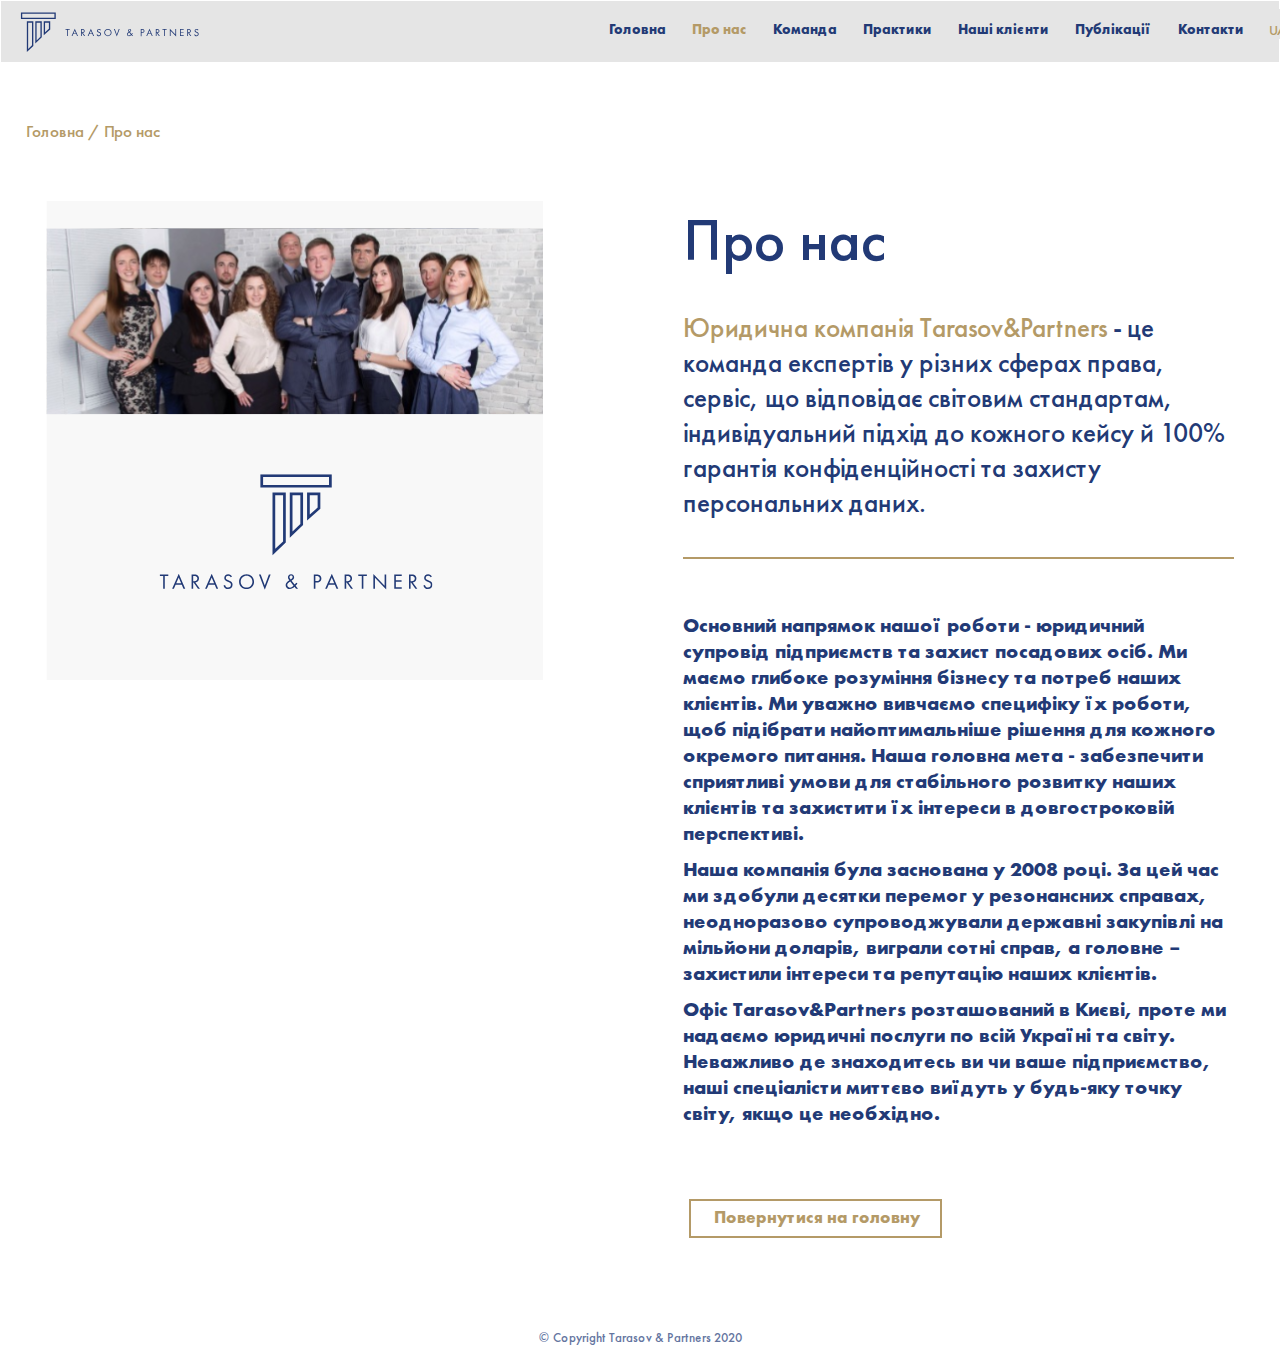
<file: ua/about/index.html>
<!DOCTYPE html>
<html lang="en">

<head>
    <meta charset="UTF-8">

    <meta name="viewport" content="width=device-width, initial-scale=1.0">



    <meta http-equiv="X-UA-Compatible" content="IE=edge">
    <meta name="robots" content="noindex">
    <title>Тарасов и Партнеры | юридические услуги</title>
    <meta name="description" content="Ваш юридический отдел! Юридическая компания «Тарасов и партнеры» — специалист по сопровождению деятельности предприятий. По сути, мы заменяем юридический отдел. Это не только экономически выгодно, но и эффективно.">
    <meta name="keywords" content="@yield('keywords')" />
    <meta name="csrf-token" content="{{ csrf_token() }}">
    <link rel="shortcut icon" href="img/ico.svg" type="image/x-icon">

    <!-- Font awesome -->
    <link href="assets/css/font-awesome.css" rel="stylesheet">
    <!-- Bootstrap -->
    <link href="assets/css/bootstrap.css" rel="stylesheet">
    <!-- Slick slider -->
    <link rel="stylesheet" type="text/css" href="assets/css/slick.css">
    <!-- Date Picker -->
    <link rel="stylesheet" type="text/css" href="assets/css/bootstrap-datepicker.css">
    <!-- Gallery Lightbox -->
    <link href="assets/css/magnific-popup.css" rel="stylesheet">
    <!-- Theme color -->
    <link id="switcher" href="assets/css/theme-color/default-theme.css" rel="stylesheet">

    <!-- Main style sheet -->
    <link href="css/style.css" rel="stylesheet">
    <script src="https://code.jquery.com/jquery-3.6.0.js" integrity="sha256-H+K7U5CnXl1h5ywQfKtSj8PCmoN9aaq30gDh27Xc0jk=" crossorigin="anonymous"></script>
    <link rel="stylesheet" type="text/css" href="assets/css/customs1920.css">
    <link rel="stylesheet" type="text/css" href="assets/css/customs960.css">
    <link rel="stylesheet" type="text/css" href="assets/css/customs768.css">
    <link rel="stylesheet" type="text/css" href="assets/css/customs480.css">
    <link rel="stylesheet" type="text/css" href="assets/css/customs320.css">
    <style>
        .navbar-right {
            margin-top: 8px;
            margin-right: -64px;
        }
        
        .lang {
            font-style: normal;
            font-weight: 450;
            font-size: 14px;
            line-height: 18px;
            color: #B49A67;
        }
        
        @media (max-width: 1920px) {
            .navbar {
                min-height: 63px;
            }
        }
        
        @media (max-width: 965px) {
            .imagebig {
                background-image: url(img/onas-left960.svg);
            }
            .navbar {
                min-height: 63px;
            }
            .navbar-brand {
                padding: 12px 0px;
            }
            .navbar-right {
                float: right !important;
                margin-right: -81px;
                margin-top: 8px;
            }
        }
        
        .men a {
            font-family: "Futura PT";
            font-style: normal;
            font-weight: 600;
            font-size: 14px;
            line-height: 18px;
            color: #223A76;
        }
        
        .men a:hover {
            color: #b49a67;
        }
        
        .activ {
            color: #b49a67;
        }
        
        @media (min-width: 1970px) {
            .navbar>.container .navbar-brand,
            .navbar>.container-fluid .navbar-brand {
                margin-left: -76px !important;
            }
            .navbar-right {
                margin-right: 0px;
            }
        }
        
        @media (max-width: 480px) {
            .navbar>.container .navbar-brand,
            .navbar>.container-fluid .navbar-brand {
                margin-left: -7px;
            }
        }
        
        @media (max-width: 768px) {
            .newsmob {
                display: block;
            }
            .navbar>.container .navbar-brand,
            .navbar>.container-fluid .navbar-brand {
                margin-left: 0px;
            }
            .hone {
                font-weight: 450;
                font-size: 85px;
                line-height: 76px;
            }
        }
        
        @media (max-width: 480px) {
            .hone {
                font-weight: 450;
                font-size: 60px;
                line-height: 60px;
            }
        }
        
        @media (max-width: 480px) {
            .hone {
                font-weight: 450;
                font-size: 50px;
                line-height: 50px;
            }
            .navbar>.container .navbar-brand,
            .navbar>.container-fluid .navbar-brand {
                margin-left: -7px;
            }
        }
        
        .navbar-default {
            background-color: #E5E5E5;
        }
        
        .lang {
            background: #E5E5E5;
            color: #B49A67;
            border: none;
            cursor: pointer;
            -webkit-appearance: none;
            padding-top: 4px;
            -moz-appearance: none;
            appearance: none;
        }
        
        .hr {
            border: 1px solid #B49A67;
        }
        
        .headerimg {
            display: block;
        }
        
        .headerimag {
            display: none;
        }
        
        .telph {
            display: none;
        }
        
        select {
            -moz-appearance: none;
            -webkit-appearance: none;
            border: none;
            position: relative;
            outline: none;
        }
        
        select:after {
            content: "";
            display: block;
            position: absolute;
            top: 5px;
            padding-top: 50px;
        }
        
        .lang:focus-visible {
            border: none;
        }
    </style>
</head>

<body>



    <!-- Start header section -->
    <header style="z-index: 9999999999; position: fixed;
    top: 0;
    width: 100%;" id="mu-header">
        <nav class="navbar navbar-default mu-main-navbar" role="navigation">
            <div class="container">
                <div class="navbar-header">
                    <!-- FOR MOBILE VIEW COLLAPSED BUTTON -->
                    <button type="button" class="navbar-toggle" data-target="#navbar" aria-expanded="false" aria-controls="navbar">
                        <svg width="48" height="34" viewBox="0 0 48 34" fill="none" xmlns="http://www.w3.org/2000/svg">
                            <rect x="0.625" width="47" height="4.25" fill="#B49A67"/>
                            <rect x="0.625" y="14.875" width="47" height="4.25" fill="#B49A67"/>
                            <rect x="0.625" y="29.75" width="47" height="4.25" fill="#B49A67"/>
                            </svg>
                            
              </button>


                    <a class="navbar-brand" href=""><img src="img/logo.svg" alt="Logo img"></a>



                </div>
                <p class="telph"><a href="tel:+380442997077">+38 (044) 299 70 77</a></p>
                <div id="navbar" class="navbar-collapse collapse">
                    <ul id="top-menu" class="nav navbar-nav navbar-right mu-main-nav">
                        <li id="home"><a href="https://new-partner.vm.ua/tarp">Головна</a></li>
                        <li id="about"><a style="color:#B49A67;" href="https://new-partner.vm.ua/tarp/ua/about/">Про нас</a></li>
                        <li id="men"><a href="#mu-restaurant-menu">Команда</a></li>
                        <li id="praktiki"><a href="https://new-partner.vm.ua/tarp/ua/praktiki/yuridicheskiy-autsyursing/">Практики</a></li>
                        <li><a id="men" href="#mu-gallery">Наші клієнти</a></li>
                        <li><a id="men" href="https://new-partner.vm.ua/tarp#pubcil">Публікації</a></li>
                        <li><a id="men" href="#mu-contact">Контакти</a></li>
                        <li class="lang" style="padding-top:8px;">
                            <select class="lang" onchange="window.location.href = this.options[this.selectedIndex].value">								
                    <option style="display:none" class="lang" value="@yield('UA')">&nbsp;&nbsp;&nbsp;&nbsp;UA&nbsp;&nbsp;&nbsp;&nbsp;</option>
                                    <option class="lang" value="@yield('EN')">&nbsp;&nbsp;&nbsp;&nbsp;EN&nbsp;&nbsp;&nbsp;&nbsp;</option>
                                    <option class="lang" value="@yield('RU')">&nbsp;&nbsp;&nbsp;&nbsp;RU&nbsp;&nbsp;&nbsp;&nbsp;</option>
                                </select></li>
                    </ul>
                </div>
            </div>
        </nav>
    </header>
    <script>
        $(document).on('click', '.custom-close', function(e) {
            e.preventDefault();
            $("#mobmenu").removeClass("active")
        });
        $(document).on('click', '.block-btn', function(e) {
            e.preventDefault();
            var id = $(this).attr('id');
            var block = $('div[data-block-visible="' + id + '"]');
            block.toggleClass('active');
        });
    </script>

    <script type="text/javascript">
        $(function() {
            $(window).scroll(function() {
                if ($(this).scrollTop() != 0) {
                    $('#toTop').fadeIn();
                } else {
                    $('#toTop').fadeOut();
                }
            });
            $('#toTop').click(function() {
                $('body,html').animate({
                    scrollTop: 0
                }, 800);
            });
        });
    </script>
    <div id="toTop"></div>
    <div class="hide-block" data-block-visible="block1" id="mobmenu" style="position: -webkit-sticky;
    position: sticky; top:0; z-index:-1; width:100%;">
        <div style="height:70px;">
            <div style="position:absolute; top:10px; left:5%"><img src="img/logo.svg" alt="Logo img"> </div>
            <div style="position:absolute; top:10px; right:25px;"><button style="float:right; border:none; background:none;" class="custom-close"><svg width="35" height="35" viewBox="0 0 39 40" fill="none" xmlns="http://www.w3.org/2000/svg">
                <path d="M4.53023 0.763195C3.76168 -0.0301516 2.49551 -0.0502496 1.70216 0.718305C0.908813 1.48686 0.888715 2.75303 1.65727 3.54638L4.53023 0.763195ZM35.5635 38.5464C36.3321 39.3397 37.5982 39.3598 38.3916 38.5913C39.1849 37.8227 39.205 36.5565 38.4365 35.7632L35.5635 38.5464ZM37.3427 3.54638C38.1113 2.75303 38.0912 1.48686 37.2978 0.718305C36.5045 -0.0502496 35.2383 -0.0301516 34.4698 0.763195L37.3427 3.54638ZM0.56352 35.7632C-0.205035 36.5565 -0.184937 37.8227 0.60841 38.5913C1.40176 39.3598 2.66793 39.3397 3.43648 38.5464L0.56352 35.7632ZM1.65727 3.54638L35.5635 38.5464L38.4365 35.7632L4.53023 0.763195L1.65727 3.54638ZM34.4698 0.763195L0.56352 35.7632L3.43648 38.5464L37.3427 3.54638L34.4698 0.763195Z" fill="#B49A67"/>
                </svg>
                
                </button>
            </div>
        </div>
        <div class="row">
            <div style="width:50%; float:left;" class="col-sm-6 col-md-6 col-6">

                <p class="mobmenu"> <a href="https://new-partner.vm.ua/tarp/ua/about/">Про нас</a></p>
                <p class="mobmenu"> <a href="#mu-restaurant-menu">Команда</a></p>
                <p class="mobmenu"> <a href="https://new-partner.vm.ua/tarp/ua/praktiki/yuridicheskiy-autsyursing/">Практики</a></p>
                <p class="mobmenu"> <a id="men" href="#mu-gallery">Наші клієнти</a></p>
                <p class="mobmenu"> <a id="men" href="#pubcil">Публікації</a></p>
                <p class="mobmenu"> <a id="men" href="#mu-contact">Контакти</a></p>
                <p class="mobmenu">&nbsp;</p>
                <p class="mobmenu">&nbsp;</p>
            </div>
            <div style="width:50%; float:right;" class="col-sm-6 col-md-6 col-6">
                <p class="moblang">&nbsp;</p>
                <p class="moblang">&nbsp;</p>
                <p class="moblang">&nbsp;</p>
                <p class="moblang"><a href="">UA</a></p>
                <p class="moblang"><a href="">EN</a></p>
                <p class="moblang"><a href="">RU</a></p>
                <p class="moblang">&nbsp;</p>
                <p class="moblang">&nbsp;</p>
            </div>
        </div>
    </div>

    <section id="mu-about-us">
        <div class="container">
            <div class="row">
                <p class="breadc"><a href="ua">Головна</a> / <a>Про нас</a></p>
                <div class="col-md-12 columses">
                    <div class="nonepc768"><img src="img/image.svg"></div>
                    <div class="nonepc480"><img src="img/image480.svg"></div>
                    <div class="nonepc320"><img src="img/image320.svg"></div>
                    <div class="col-md-6 col-sm-6">
                        <div class="imagebig"></div>


                    </div>
                    <div class="col-md-6 col-sm-6 text-left">
                        <h1 class="heading">Про нас</h1>
                        <p class="texts"><span style="color:#B49A67">Юридична компанія Tarasov&Partners</span> - це команда експертів у різних сферах права, сервіс, що відповідає світовим стандартам, індивідуальний підхід до кожного кейсу й 100% гарантія конфіденційності
                            та захисту персональних даних.
                        </p>

                        <p class="hr"></p>

                        <p class="small-text padtop">
                            <strong>Основний напрямок нашої роботи</strong> - юридичний супровід підприємств та захист посадових осіб. Ми маємо глибоке розуміння бізнесу та потреб наших клієнтів. Ми уважно вивчаємо специфіку їх роботи, щоб підібрати найоптимальніше
                            рішення для кожного окремого питання. Наша головна мета - забезпечити сприятливі умови для стабільного розвитку наших клієнтів та захистити їх інтереси в довгостроковій перспективі.
                        </p>
                        <p class="small-text">Наша компанія була заснована у 2008 році. За цей час ми здобули десятки перемог у резонансних справах, неодноразово супроводжували державні закупівлі на мільйони доларів, виграли сотні справ, а головне – захистили інтереси та репутацію
                            наших клієнтів.
                        </p>
                        <p class="small-text">Офіс <strong>Tarasov&Partners</strong> розташований в Києві, проте ми надаємо юридичні послуги по всій Україні та світу. Неважливо де знаходитесь ви чи ваше підприємство, наші спеціалісти миттєво виїдуть у будь-яку точку світу,
                            якщо це необхідно.
                        </p>
                        <div class="divos"></div>

                        <div class="padleft">
                            <p class="butom"><a class="butnser" href="https://new-partner.vm.ua/tarp/"><strong>Повернутися на головну</strong></a></p>
                        </div>
                    </div>
                </div>
            </div>
        </div>
    </section>
    <p class="copirate">© Copyright Tarasov & Partners 2020</p>

    <script src="assets/js/jquery.min.js"></script>
    <!-- Include all compiled plugins (below), or include individual files as needed -->
    <script src="assets/js/bootstrap.js"></script>
    <!-- Slick slider -->
    <script type="text/javascript" src="assets/js/slick.js"></script>
    <!-- Counter -->

    <!-- Gallery Lightbox -->
    <script type="text/javascript" src="assets/js/jquery.magnific-popup.min.js"></script>
    <!-- Date Picker -->
    <script type="text/javascript" src="assets/js/bootstrap-datepicker.js"></script>
    <!-- Ajax contact form  -->
    <script type="text/javascript" src="assets/js/app.js"></script>

    <!-- Custom js -->

    <script>
        // When the user scrolls the page, execute myFunction
        window.onscroll = function() {
            myFunction()
        };

        // Get the navbar
        var navbar = document.getElementById("mu-header");

        // Get the offset position of the navbar
        var sticky = navbar.offsetTop;

        // Add the sticky class to the navbar when you reach its scroll position. Remove "sticky" when you leave the scroll position
        function myFunction() {
            if (window.pageYOffset >= sticky) {
                navbar.classList.add("sticky")
            } else {
                navbar.classList.remove("sticky");
            }
        }
    </script>
    <script>
        //window.location.href1 = 'http://specific-page.com';


        $(document).ready(function() {
            if (location.pathname == '/ua') {
                $('#home > a').addClass('activ');
            }
            if (location.pathname == '/ua/about') {
                $('#about > a').addClass('activ');
            }
            if (location.pathname == '/ua/praktiki/yuridicheskiy-autsyursing') {
                $('#praktiki > a').addClass('activ');
            }
        });
    </script>
</body>

</html>
</file>
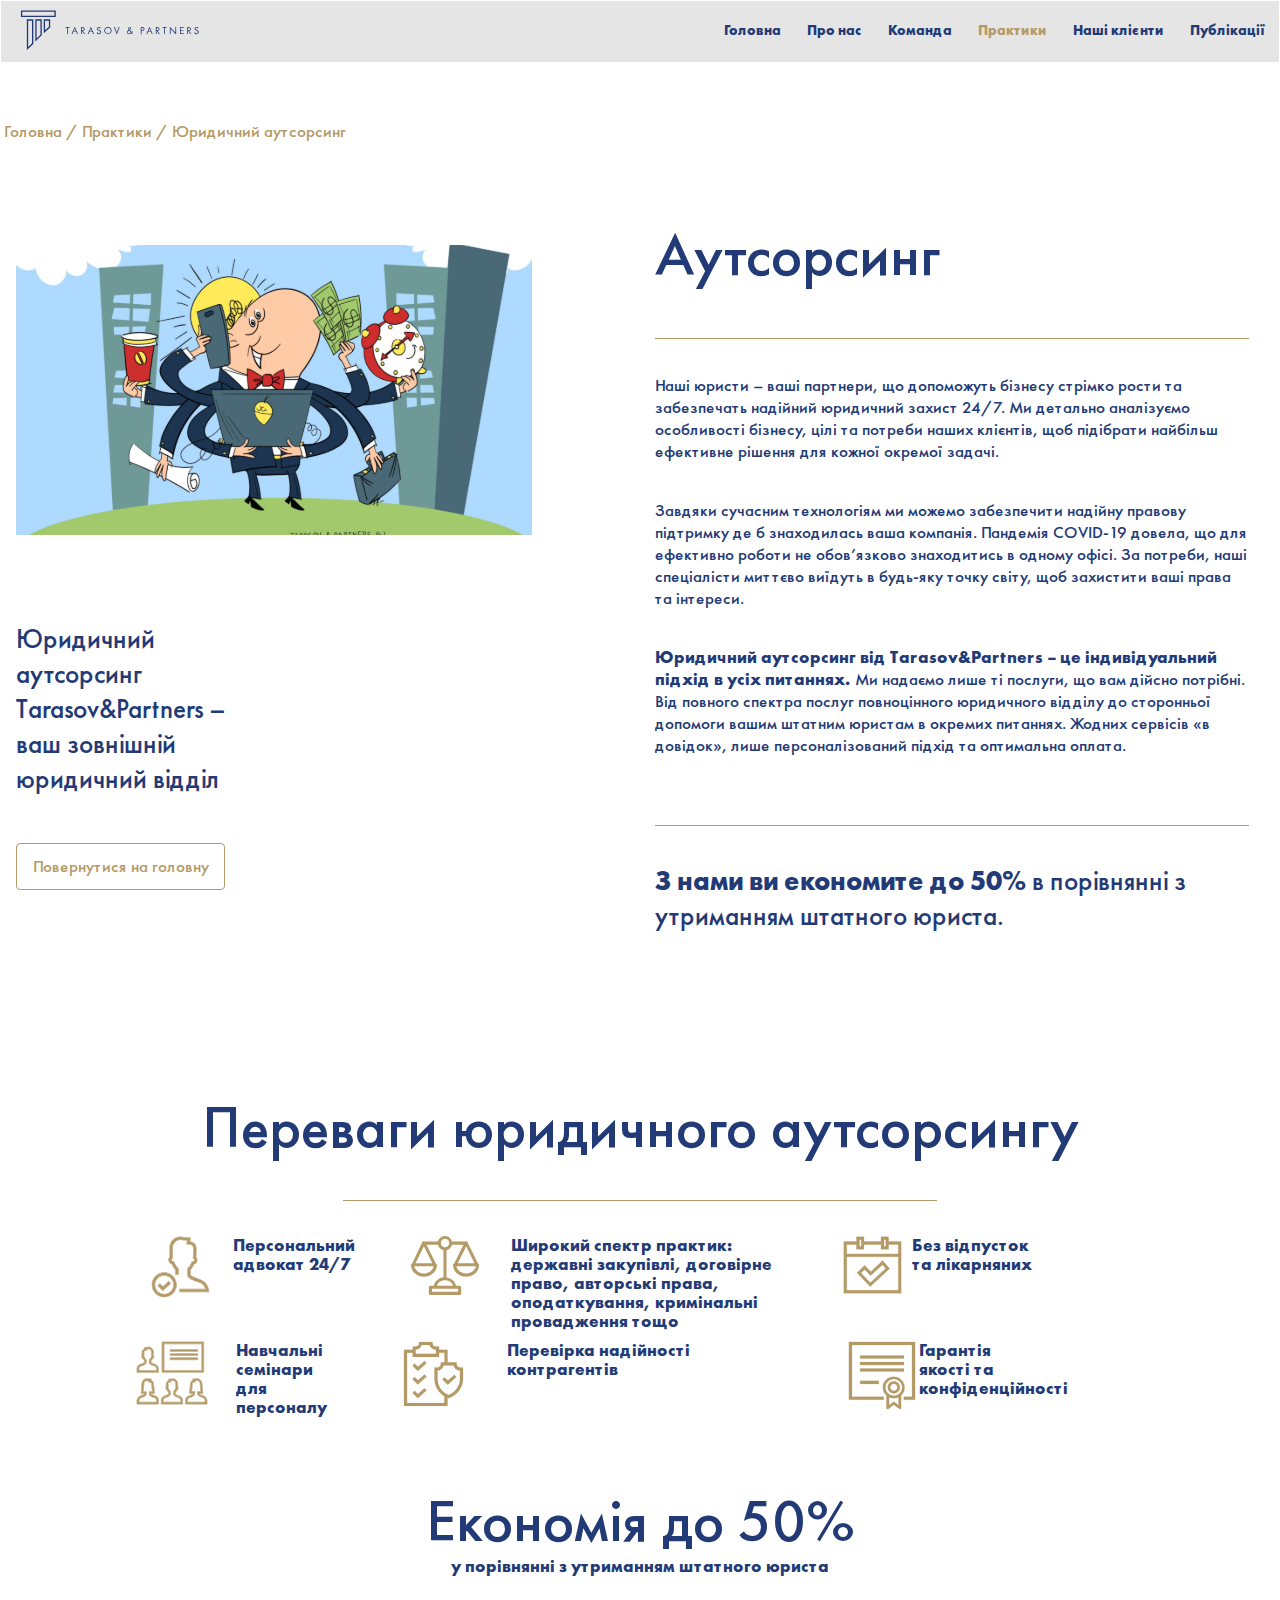
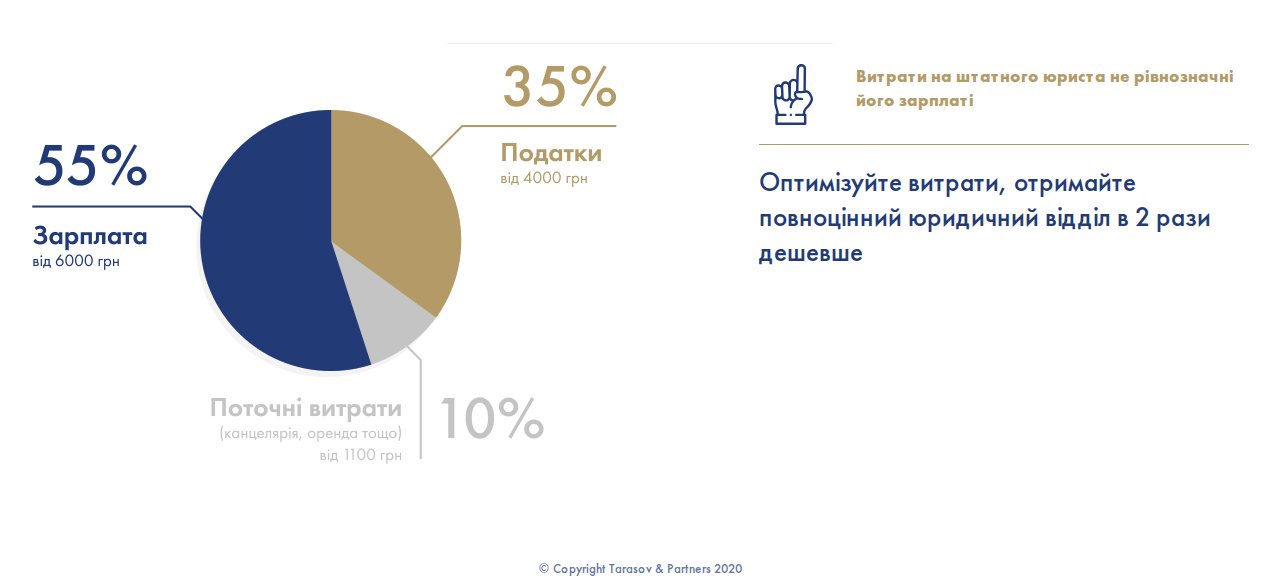
<file: ua/praktiki/yuridicheskiy-autsyursing/index.html>
<!DOCTYPE html>
<html lang="en">

<head>
    <meta charset="UTF-8">

    <meta name="viewport" content="width=device-width, initial-scale=1.0">



    <meta http-equiv="X-UA-Compatible" content="IE=edge">
    <meta name="robots" content="noindex">
    <title>Тарасов и Партнеры | юридические услуги</title>
    <meta name="description" content="Ваш юридический отдел! Юридическая компания «Тарасов и партнеры» — специалист по сопровождению деятельности предприятий. По сути, мы заменяем юридический отдел. Это не только экономически выгодно, но и эффективно.">
    <meta name="keywords" content="@yield('keywords')" />
    <meta name="csrf-token" content="{{ csrf_token() }}">
    <link rel="shortcut icon" href="img/ico.svg" type="image/x-icon">

    <!-- Font awesome -->
    <link href="assets/css/font-awesome.css" rel="stylesheet">
    <!-- Bootstrap -->
    <link href="assets/css/bootstrap.css" rel="stylesheet">
    <!-- Slick slider -->
    <link rel="stylesheet" type="text/css" href="assets/css/slick.css">
    <!-- Date Picker -->
    <link rel="stylesheet" type="text/css" href="assets/css/bootstrap-datepicker.css">
    <!-- Gallery Lightbox -->
    <link href="assets/css/magnific-popup.css" rel="stylesheet">
    <!-- Theme color -->
    <link id="switcher" href="assets/css/theme-color/default-theme.css" rel="stylesheet">

    <!-- Main style sheet -->
    <link href="css/style.css" rel="stylesheet">
    <script src="https://code.jquery.com/jquery-3.6.0.js" integrity="sha256-H+K7U5CnXl1h5ywQfKtSj8PCmoN9aaq30gDh27Xc0jk=" crossorigin="anonymous"></script>
    <link rel="stylesheet" type="text/css" href="assets/css/customs1920.css">
    <link rel="stylesheet" type="text/css" href="assets/css/customs960.css">
    <link rel="stylesheet" type="text/css" href="assets/css/customs768.css">
    <link rel="stylesheet" type="text/css" href="assets/css/customs480.css">
    <link rel="stylesheet" type="text/css" href="assets/css/customs320.css">
    <style>
        .navbar-right {
            margin-top: 8px;
            margin-right: -64px;
        }
        
        .lang {
            font-style: normal;
            font-weight: 450;
            font-size: 14px;
            line-height: 18px;
            color: #B49A67;
        }
        
        @media (max-width: 1920px) {
            .navbar {
                min-height: 63px;
            }
        }
        
        @media (max-width: 965px) {
            .imagebig {
                background-image: url(img/onas-left960.svg);
            }
            .navbar {
                min-height: 63px;
            }
            .navbar-brand {
                padding: 12px 0px;
            }
            .navbar-right {
                float: right !important;
                margin-right: -81px;
                margin-top: 8px;
            }
        }
        
        .men a {
            font-family: "Futura PT";
            font-style: normal;
            font-weight: 600;
            font-size: 14px;
            line-height: 18px;
            color: #223A76;
        }
        
        .men a:hover {
            color: #b49a67;
        }
        
        .activ {
            color: #b49a67;
        }
        
        @media (min-width: 1970px) {
            .navbar>.container .navbar-brand,
            .navbar>.container-fluid .navbar-brand {
                margin-left: -76px !important;
            }
            .navbar-right {
                margin-right: 0px;
            }
        }
        
        @media (max-width: 480px) {
            .navbar>.container .navbar-brand,
            .navbar>.container-fluid .navbar-brand {
                margin-left: -7px;
            }
        }
        
        @media (max-width: 768px) {
            .newsmob {
                display: block;
            }
            .navbar>.container .navbar-brand,
            .navbar>.container-fluid .navbar-brand {
                margin-left: 0px;
            }
            .hone {
                font-weight: 450;
                font-size: 85px;
                line-height: 76px;
            }
        }
        
        @media (max-width: 480px) {
            .hone {
                font-weight: 450;
                font-size: 60px;
                line-height: 60px;
            }
        }
        
        @media (max-width: 480px) {
            .hone {
                font-weight: 450;
                font-size: 50px;
                line-height: 50px;
            }
            .navbar>.container .navbar-brand,
            .navbar>.container-fluid .navbar-brand {
                margin-left: -7px;
            }
        }
        
        .navbar-default {
            background-color: #E5E5E5;
        }
        
        .lang {
            background: #E5E5E5;
            color: #B49A67;
            border: none;
            cursor: pointer;
            -webkit-appearance: none;
            padding-top: 4px;
            -moz-appearance: none;
            appearance: none;
        }
        
        .hr {
            border: 1px solid #B49A67;
        }
        
        .headerimg {
            display: block;
        }
        
        .headerimag {
            display: none;
        }
        
        .telph {
            display: none;
        }
        
        select {
            -moz-appearance: none;
            -webkit-appearance: none;
            border: none;
            position: relative;
            outline: none;
        }
        
        select:after {
            content: "";
            display: block;
            position: absolute;
            top: 5px;
            padding-top: 50px;
        }
        
        .lang:focus-visible {
            border: none;
        }
    </style>




    <style>
    .navbar-right {
            margin-top: 9px;
            margin-right: -179px;
        }
        
        .navbar>.container .navbar-brand,
        .navbar>.container-fluid .navbar-brand {
            margin-left: -48px;
            margin-top: -2px;
        }
        
        .lang {
            font-style: normal;
            font-weight: 450;
            font-size: 14px;
            line-height: 18px;
            color: #B49A67;
        }
        
        @media (max-width: 1920px) {
            .navbar {
                min-height: 67px;
            }
        }
        
        @media (max-width: 960px) {
            .navbar {
                min-height: 63px;
            }
            .container>.navbar-header,
            .container-fluid>.navbar-header,
            .container>.navbar-collapse,
            .container-fluid>.navbar-collapse {
                margin-right: -84px;
                margin-left: -15px;
            }
            .navbar-brand {
                padding: 12px 10px;
            }
            .navbar>.container .navbar-brand,
            .navbar>.container-fluid .navbar-brand {
                margin-left: -84px;
            }
            .navbar-right {
                float: right !important;
                margin-right: -27px;
                margin-top: 7px;
            }
        }
        
        .men a {
            font-family: "Futura PT";
            font-style: normal;
            font-weight: 600;
            font-size: 14px;
            line-height: 18px;
            color: #223A76;
        }
        
        .men a:hover {
            color: #b49a67;
        }
        
        .activ {
            color: #b49a67;
        }
        
        @media (min-width: 1470px) {
            .navbar>.container .navbar-brand,
            .navbar>.container-fluid .navbar-brand {
                margin-left: 0px;
            }
            .navbar-right {
                margin-right: 0px;
            }
        }
        
        @media (max-width: 480px) {}
        
        .navbar>.container .navbar-brand,
        .navbar>.container-fluid .navbar-brand {
            margin-left: -7px;
        }
    }
    @media (max-width: 768px) {
        .newsmob {
            display: block;
        }
        
        .navbar>.container .navbar-brand,
        .navbar>.container-fluid .navbar-brand {
            margin-left: 0px;
        }
        
        .hone {
            font-weight: 450;
            font-size: 85px;
            line-height: 76px;
        }
    }
    @media (max-width: 480px) {
        .hone {
            font-weight: 450;
            font-size: 60px;
            line-height: 60px;
        }
    }
    @media (max-width: 480px) {
        .hone {
            font-weight: 450;
            font-size: 50px;
            line-height: 50px;
        }
        
        .navbar>.container .navbar-brand,
        .navbar>.container-fluid .navbar-brand {
            margin-left: -7px;
        }
    }
    .hr {
        border: 1px solid #B49A67;
    }
    .heiding {
        font-style: normal;
        font-weight: 450;
        font-size: 60px;
        line-height: 47px;
        color: #223A76;
    }
    .textpod {
        padding-top: 86px;
        font-style: normal;
        font-weight: 450;
        font-size: 27px;
        line-height: 35px;
        color: #223A76;
    }
    .breadc {
        margin-left: -27px;
        font-style: normal;
        font-weight: 450;
        font-size: 17px;
        line-height: 22px;
        color: #B49A67;
        padding-bottom: 59px;
        padding-top: 120px;
    }
    .breadc a {
        font-style: normal;
        font-weight: 450;
        font-size: 17px;
        line-height: 22px;
        color: #B49A67;
    }
    .text-niz {
        font-style: normal;
        font-weight: 450;
        font-size: 27px;
        line-height: 35px;
        color: #223A76;
    }
    .texts {
        font-style: normal;
        font-weight: normal;
        font-size: 17px;
        line-height: 22px;
        color: #223A76;
    }
    h2.perevag {
        text-align: center;
        font-style: normal;
        font-weight: 450;
        font-size: 60px;
        line-height: 47px;
        text-align: center;
        color: #223A76;
    }
    .textgrids {
        font-style: normal;
        font-weight: 600;
        font-size: 17px;
        line-height: 19px;
        color: #223A76;
    }
    .navbar-default {
        background-color: #E5E5E5;
    }
    </style>
</head>

<body>



    <!-- Start header section -->
    <header style="z-index: 9999999999; position: fixed;
    top: 0;
    width: 100%;" id="mu-header">
        <nav class="navbar navbar-default mu-main-navbar" role="navigation">
            <div class="container">
                <div class="navbar-header">
                    <!-- FOR MOBILE VIEW COLLAPSED BUTTON -->
                    <button type="button" class="navbar-toggle collapsed" data-toggle="collapse" data-target="#navbar" aria-expanded="false" aria-controls="navbar">
                    <span class="sr-only">Toggle navigation</span>
                    <span class="icon-bar"></span>
                    <span class="icon-bar"></span>
                    <span class="icon-bar"></span>
                  </button>


                    <a class="navbar-brand" href=""><img src="img/logo.svg" alt="Logo img"></a>

                </div>
                <div id="navbar" class="navbar-collapse collapse">
                    <ul id="top-menu" class="nav navbar-nav navbar-right mu-main-nav">
                        <li id="home"><a href="https://new-partner.vm.ua/tarp">Головна</a></li>
                        <li id="about"><a href="https://new-partner.vm.ua/tarp/ua/about/">Про нас</a></li>
                        <li id="men"><a href="#mu-restaurant-menu">Команда</a></li>
                        <li id="praktiki"><a style="color:#B49A67;" href="https://new-partner.vm.ua/tarp/ua/praktiki/yuridicheskiy-autsyursing/">Практики</a></li>
                        <li><a id="men" href="#mu-gallery">Наші клієнти</a></li>
                        <li><a id="men" href="https://new-partner.vm.ua/tarp#pubcil">Публікації</a></li>
                        <li><a id="men" href="#mu-contact">Контакти</a></li>
                        <li class="lang" style="padding-top:12px;">
                            <select class="lang" style="lang" onchange="window.location.href = this.options[this.selectedIndex].value">								
                        <option style="display:none" class="lang" value="@yield('UA')">&nbsp;&nbsp;&nbsp;&nbsp;UA&nbsp;&nbsp;&nbsp;&nbsp;</option>
                                        <option class="lang" value="@yield('EN')">&nbsp;&nbsp;&nbsp;&nbsp;EN&nbsp;&nbsp;&nbsp;&nbsp;</option>
                                        <option class="lang" value="@yield('RU')">&nbsp;&nbsp;&nbsp;&nbsp;RU&nbsp;&nbsp;&nbsp;&nbsp;</option>
                                    </select></li>
                    </ul>
                </div>
            </div>
        </nav>
    </header>
    <script>
        $(document).on('click', '.custom-close', function(e) {
            e.preventDefault();
            $("#mobmenu").removeClass("active")
        });
        $(document).on('click', '.block-btn', function(e) {
            e.preventDefault();
            var id = $(this).attr('id');
            var block = $('div[data-block-visible="' + id + '"]');
            block.toggleClass('active');
        });
    </script>

    <script type="text/javascript">
        $(function() {
            $(window).scroll(function() {
                if ($(this).scrollTop() != 0) {
                    $('#toTop').fadeIn();
                } else {
                    $('#toTop').fadeOut();
                }
            });
            $('#toTop').click(function() {
                $('body,html').animate({
                    scrollTop: 0
                }, 800);
            });
        });
    </script>


    <div id="toTop"></div>
    <div class="hide-block" data-block-visible="block1" id="mobmenu" style="position: -webkit-sticky;
    position: sticky; top:0; z-index:-1; width:100%;">
        <div style="height:70px;">
            <div style="position:absolute; top:10px; left:5%"><img src="img/logo.svg" alt="Logo img"> </div>
            <div style="position:absolute; top:10px; right:25px;"><button style="float:right; border:none; background:none;" class="custom-close"><svg width="35" height="35" viewBox="0 0 39 40" fill="none" xmlns="http://www.w3.org/2000/svg">
                <path d="M4.53023 0.763195C3.76168 -0.0301516 2.49551 -0.0502496 1.70216 0.718305C0.908813 1.48686 0.888715 2.75303 1.65727 3.54638L4.53023 0.763195ZM35.5635 38.5464C36.3321 39.3397 37.5982 39.3598 38.3916 38.5913C39.1849 37.8227 39.205 36.5565 38.4365 35.7632L35.5635 38.5464ZM37.3427 3.54638C38.1113 2.75303 38.0912 1.48686 37.2978 0.718305C36.5045 -0.0502496 35.2383 -0.0301516 34.4698 0.763195L37.3427 3.54638ZM0.56352 35.7632C-0.205035 36.5565 -0.184937 37.8227 0.60841 38.5913C1.40176 39.3598 2.66793 39.3397 3.43648 38.5464L0.56352 35.7632ZM1.65727 3.54638L35.5635 38.5464L38.4365 35.7632L4.53023 0.763195L1.65727 3.54638ZM34.4698 0.763195L0.56352 35.7632L3.43648 38.5464L37.3427 3.54638L34.4698 0.763195Z" fill="#B49A67"/>
                </svg>
                </button>
            </div>
        </div>
        <div class="row">
            <div style="width:50%; float:left;" class="col-sm-6 col-md-6 col-6">

                <p class="mobmenu"> <a href="https://new-partner.vm.ua/tarp/ua/about/">Про нас</a></p>
                <p class="mobmenu"> <a href="#mu-restaurant-menu">Команда</a></p>
                <p class="mobmenu"> <a href="https://new-partner.vm.ua/tarp/ua/praktiki/yuridicheskiy-autsyursing/">Практики</a></p>
                <p class="mobmenu"> <a id="men" href="#mu-gallery">Наші клієнти</a></p>
                <p class="mobmenu"> <a id="men" href="#pubcil">Публікації</a></p>
                <p class="mobmenu"> <a id="men" href="#mu-contact">Контакти</a></p>
                <p class="mobmenu">&nbsp;</p>
                <p class="mobmenu">&nbsp;</p>
            </div>
            <div style="width:50%; float:right;" class="col-sm-6 col-md-6 col-6">
                <p class="moblang">&nbsp;</p>
                <p class="moblang">&nbsp;</p>
                <p class="moblang">&nbsp;</p>
                <p class="moblang"><a href="">UA</a></p>
                <p class="moblang"><a href="">EN</a></p>
                <p class="moblang"><a href="">RU</a></p>
                <p class="moblang">&nbsp;</p>
                <p class="moblang">&nbsp;</p>
            </div>
        </div>
    </div>

    <section id="mu-about-us">
        <div class="container">

            <p class="breadc"><a href="ua">Головна</a> / <a href="ua">Практики</a> / <a>Юридичний аутсорсинг</a></p>
            <div class="row">
                <div style="position: relative;
    min-height: 1px;
    padding-right: 1px;
    padding-left: 0px;" class="col-md-6">
                    <p>&nbsp;</p>
                    <img style="margin-right:50px;" src="img/image-praktiki.svg">
                    <p style="padding-bottom:37px;" class="textpod">Юридичний <br>аутсорсинг<br> Tarasov&Partners –<br> ваш зовнішній<br> юридичний відділ</p>

                    <p style="
    border: 1px solid #B49A67;" class="btn"><a style="font-style: Medium;
font-size: 17px;
padding-left: 6px; padding-right:5px; padding-top:7px; padding-bottom:10px;" href="ua">Повернутися на головну</a></p>
                </div>
                <div style="" class="col-md-6">
                    <h1 style="padding-bottom:40px;" class="heiding">Аутсорсинг</h1>
                    <hr style="border-top: 1px solid #B49A67; padding-bottom:15px;">
                    <p class="texts">
                        Наші юристи – ваші партнери, що допоможуть бізнесу стрімко рости та забезпечать надійний юридичний захист 24/7. Ми детально аналізуємо особливості бізнесу, цілі та потреби наших клієнтів, щоб підібрати найбільш ефективне рішення для кожної окремої задачі.
                    </p>
                    <p class="texts">
                        Завдяки сучасним технологіям ми можемо забезпечити надійну правову підтримку де б знаходилась ваша компанія. Пандемія COVID-19 довела, що для ефективно роботи не обов’язково знаходитись в одному офісі. За потреби, наші спеціалісти миттєво виїдуть в будь-яку
                        точку світу, щоб захистити ваші права та інтереси.
                    </p>
                    <p style="padding-bottom:49px;" class="texts">
                        <strong>Юридичний аутсорсинг від Tarasov&Partners – це індивідуальний підхід в усіх питаннях.</strong> Ми надаємо лише ті послуги, що вам дійсно потрібні. Від повного спектра послуг повноцінного юридичного відділу до сторонньої
                        допомоги вашим штатним юристам в окремих питаннях. Жодних сервісів «в довідок», лише персоналізований підхід та оптимальна оплата.
                    </p>


                    <hr style="border-top: 1px solid #B49A67;">

                    <p style="padding-top:17px;" class="text-niz">
                        <strong>З нами ви економите до 50%</strong> в порівнянні з утриманням штатного юриста.
                    </p>
                </div>
            </div>
        </div>

    </section>

    <section id="mu-about-us">
        <div class="container">
            <h2 style="text-align:center;
  font-style: normal;
font-weight: 450;
font-size: 60px;
line-height: 47px;padding-top: 140px;" class="perevag">Переваги юридичного аутсорсингу</h2>
            <div class="row">
                <div class="col-md-3">
                </div>
                <div style="padding-top:20px;" class="col-md-6">
                    <hr style="border-top: 1px solid #B49A67; padding-bottom:15px;">
                </div>
                <div class="col-md-3">
                </div>
            </div>
            <div style="margin-right: 90px;
    margin-left: 90px;" class="row">
                <div class="col-md-3">
                    <div class="col-md-3">
                        <p>
                            <img src="img/iconmen.svg">
                        </p>
                    </div>
                    <div class="col-md-9">
                        <p style="padding-left:25px;" class="textgrids">Персональний адвокат 24/7</p>
                    </div>
                </div>
                <div class="col-md-5">
                    <div class="col-md-3">
                        <p>
                            <img src="img/vesi.svg">
                        </p>
                    </div>
                    <div class="col-md-9">
                        <p class="textgrids"><strong>Широкий спектр практик:</strong> державні закупівлі, договірне право, авторські права, оподаткування, кримінальні провадження тощо</p>
                    </div>
                </div>

                <div class="col-md-3">
                    <div class="col-md-3">

                        <img src="img/celender.svg">

                    </div>
                    <div class="col-md-9">
                        <p style="margin-left: 12px;" class="textgrids"><strong>Без відпусток та лікарняних </p>
</div>
</div>
</div>
<div class="row">


<div style="margin-right: 90px;
    margin-left: 90px;" class="row">
<div class="col-md-3">
<div class="col-md-3">
    <svg width="72" height="64" viewBox="0 0 72 64" fill="none" xmlns="http://www.w3.org/2000/svg">
        <mask id="path-1-outside-1" maskUnits="userSpaceOnUse" x="0" y="0" width="72" height="64" fill="black">
        <rect fill="white" width="72" height="64"/>
        <path d="M22.4323 31.3561H1.09198V27.7685C1 26.7567 1.45992 24.457 4.03548 23.4451C4.40342 23.2611 4.86334 23.1691 5.32326 22.9852C6.2431 22.6172 8.26675 21.8813 8.45072 21.4214V19.7656C7.89882 19.1217 7.4389 18.3858 7.07096 17.6499C6.2431 17.3739 5.6912 16.546 5.6912 15.6261C5.6912 15.1662 5.87516 14.7062 6.15112 14.3383C6.05913 13.5104 6.05913 11.8546 6.05913 11.8546C6.05913 10.2908 6.2431 8.81899 8.26675 8.08309C8.35874 8.08309 8.45072 7.9911 8.54271 7.9911L8.26675 6.4273L12.0381 6.15134C13.3259 5.96736 14.7057 6.33531 15.7175 7.25519C16.7293 8.17507 17.3732 9.37092 17.3732 10.7507C17.3732 12.7745 17.3732 13.7863 17.3732 14.2463C17.6491 14.6142 17.8331 15.0742 17.8331 15.6261C17.8331 16.546 17.2812 17.3739 16.4534 17.6499C16.0854 18.3858 15.6255 19.1217 15.0736 19.7656V21.5134C15.2576 21.8813 16.9133 22.5252 17.8331 22.8932C18.385 23.0772 19.0289 23.3531 19.4888 23.5371C22.4323 24.8249 22.3403 27.7685 22.3403 27.8605L22.4323 31.3561ZM2.93167 29.5163H20.5926V27.7685C20.5926 27.6766 20.5926 25.9288 18.753 25.1009C18.293 24.9169 17.7411 24.6409 17.1892 24.457C15.1656 23.7211 13.2339 22.9852 13.2339 21.4214V19.0297L13.5099 18.7537C14.1537 18.0178 14.6137 17.2819 14.9816 16.454L15.1656 15.9021H15.7175C15.8095 15.9021 15.9014 15.8101 15.9014 15.6261C15.9014 15.5341 15.8095 15.4421 15.8095 15.3501L15.3495 14.9822L15.4415 14.4303C15.4415 14.2463 15.4415 12.3145 15.4415 10.6588C15.4415 9.83086 15.0736 9.09496 14.4297 8.54303C13.7858 7.9911 12.9579 7.80712 12.2221 7.89911L10.3824 8.08309L10.5664 9.46291L9.64652 9.5549C9.27858 9.64688 8.91064 9.73887 8.81866 9.73887C7.9908 10.0148 7.89882 10.2908 7.89882 11.7626C7.89882 11.9466 7.9908 14.2463 7.9908 14.4303L8.08279 14.9822L7.71485 15.3501C7.62286 15.3501 7.62286 15.4421 7.62286 15.6261C7.62286 15.8101 7.71485 15.9021 7.80683 15.9021H8.35874L8.54271 16.454C8.91064 17.2819 9.37057 18.1098 10.0145 18.7537L10.2904 19.0297V21.4214C10.2904 23.0772 8.08279 23.905 5.96715 24.6409C5.50723 24.8249 5.13929 24.9169 4.77135 25.1009C2.83968 25.9288 2.83968 27.4926 2.93167 27.6766V29.5163ZM65.8489 29.4243V2.83976H27.9514V29.4243H65.8489ZM26.1117 31.2641V1H67.6886V31.2641H26.1117ZM61.7096 8.54303H34.2063V10.3828H61.7096V8.54303ZM34.2063 14.5223H61.7096V12.6825H34.2063V14.5223ZM61.7096 16.822H34.2063V18.6617H61.7096V16.822ZM46.6242 63H25.2838V59.4125C25.1919 58.4006 25.6518 56.1009 28.2273 55.089C28.5953 54.905 29.0552 54.8131 29.5151 54.6291C30.435 54.2611 32.4586 53.5252 32.6426 53.0653V51.4095C32.0907 50.7656 31.6308 50.0297 31.2628 49.2938C30.435 49.0178 29.883 48.1899 29.883 47.27C29.883 46.8101 30.067 46.3501 30.343 45.9822C30.251 45.1543 30.251 43.4985 30.251 43.4985C30.251 41.9347 30.435 40.4629 32.4586 39.727C32.5506 39.727 32.6426 39.635 32.7346 39.635L32.5506 38.1632L36.3219 37.8872C37.6097 37.7033 38.9895 38.0712 40.0013 38.9911C41.0131 39.911 41.657 41.1068 41.657 42.4866C41.657 44.5104 41.657 45.5223 41.657 45.9822C41.933 46.3501 42.117 46.8101 42.117 47.362C42.117 48.2819 41.565 49.1098 40.7372 49.3858C40.3693 50.1217 39.9093 50.8576 39.3574 51.5015V53.2493C39.5414 53.6172 41.1971 54.2611 42.117 54.6291C42.6689 54.8131 43.3127 55.089 43.7727 55.273C46.7162 56.5608 46.6242 59.5045 46.6242 59.5964V63ZM27.1235 61.1602H44.7845V59.4125C44.7845 59.3205 44.7845 57.5727 42.9448 56.7448C42.4849 56.5608 41.933 56.2849 41.3811 56.1009C39.3574 55.365 37.4258 54.6291 37.4258 53.0653V50.6736L37.7017 50.3976C38.3456 49.6617 38.8055 48.9258 39.1735 48.0979L39.3574 47.546H39.9093C40.0013 47.546 40.0933 47.454 40.0933 47.27C40.0933 47.178 40.0013 47.0861 40.0013 46.9941L39.6334 46.6261L39.7254 46.0742C39.7254 45.8902 39.7254 43.9585 39.7254 42.3027C39.7254 41.4748 39.3574 40.7389 38.7135 40.1869C38.0696 39.635 37.2418 39.451 36.5059 39.543L34.6662 39.727L34.8502 41.1068L33.9304 41.1988C33.5624 41.1988 33.1945 41.2908 33.0105 41.2908C32.1827 41.5668 32.0907 41.8427 32.0907 43.3145C32.0907 43.4985 32.1827 45.7982 32.1827 45.9822L32.2746 46.5341L31.9067 46.9941C31.8147 46.9941 31.8147 47.0861 31.8147 47.27C31.8147 47.454 31.9067 47.546 31.9987 47.546H32.5506L32.7346 48.0979C33.1025 48.9258 33.5624 49.7537 34.2063 50.3976L34.4823 50.6736V53.0653C34.4823 54.7211 32.2746 55.549 30.159 56.2849C29.6991 56.4688 29.3311 56.5608 28.9632 56.7448C27.0315 57.4807 27.2155 59.2285 27.2155 59.2285L27.1235 61.1602ZM71 63H49.5677V59.4125C49.4757 58.4006 49.9356 56.1009 52.5112 55.089C52.8791 54.905 53.339 54.8131 53.799 54.6291C54.7188 54.2611 56.7424 53.5252 56.9264 53.0653V52.4214H53.523L54.4428 43.3145C54.4428 41.8427 54.6268 40.3709 56.7424 39.635C56.8344 39.635 56.9264 39.543 57.0184 39.543L56.8344 38.0712L60.6058 37.7952C61.8936 37.6113 63.2733 37.9792 64.2852 38.8991C65.297 39.819 65.9409 41.0148 65.9409 42.3947V42.6706L66.8607 52.5134H63.5493V53.1573C63.7332 53.5252 65.389 54.1691 66.3088 54.4451C66.8607 54.6291 67.5046 54.905 67.9645 55.089C70.908 56.3769 70.908 59.3205 70.908 59.4125L71 63ZM51.4074 61.1602H69.0683V59.4125C69.0683 59.3205 69.0683 57.5727 67.2286 56.7448C66.7687 56.5608 66.2168 56.2849 65.6649 56.1009C63.6413 55.365 61.7096 54.6291 61.7096 53.0653V50.5816H64.8371L64.1012 42.3947C64.1012 41.4748 63.7332 40.7389 63.0894 40.1869C62.4455 39.635 61.6176 39.3591 60.7897 39.543L58.9501 39.727L59.134 41.1068L58.2142 41.1988C57.8463 41.1988 57.4783 41.2908 57.2943 41.2908C56.4665 41.5668 56.2825 41.8427 56.2825 43.3145L55.5466 50.4896H58.7661V52.9733C58.7661 54.6291 56.5585 55.457 54.4428 56.1929C53.9829 56.3769 53.615 56.4688 53.247 56.6528C51.3154 57.3887 51.4993 59.1365 51.4993 59.1365L51.4074 61.1602ZM22.3403 63H1L1.09198 59.4125C1.09198 59.3205 1.09198 56.4688 4.03548 55.089C4.58738 54.905 5.13929 54.6291 5.6912 54.4451C6.61104 54.0771 8.26675 53.5252 8.45072 53.0653V52.4214H5.13929L6.05913 42.2107C6.05913 40.9228 6.61104 39.727 7.71485 38.8071C8.72668 37.8872 10.1064 37.5193 11.4862 37.7033L15.1656 37.9792L14.9816 39.451C15.0736 39.451 15.1656 39.543 15.2576 39.543C17.3732 40.2789 17.5572 41.7507 17.5572 43.3145L18.477 52.3294H15.0736V52.9733C15.2576 53.4332 17.2812 54.1691 18.2011 54.4451C18.661 54.6291 19.1209 54.7211 19.4888 54.905C22.0644 55.9169 22.5243 58.2166 22.4323 59.3205L22.3403 63ZM2.83968 61.1602H20.5007V59.4125C20.5007 59.1365 20.5926 57.5727 18.753 56.8368C18.385 56.6528 17.9251 56.5608 17.5572 56.3769C15.4415 55.6409 13.2339 54.8131 13.2339 53.1573V50.6736H16.4534L15.7175 43.5905C15.7175 41.9347 15.5335 41.7507 14.7057 41.4748C14.6137 41.4748 14.2457 41.3828 13.8778 41.3828L12.9579 41.2908L13.1419 39.911L11.3022 39.727C10.3824 39.635 9.55453 39.819 8.91064 40.3709C8.26675 40.9228 7.89882 41.6588 7.89882 42.4866V42.9466L7.16294 50.7656H10.2904V53.2493C10.2904 54.8131 8.35874 55.549 6.33509 56.2849C5.78318 56.4688 5.23127 56.6528 4.77135 56.9288C2.93167 57.7567 2.93167 59.5044 2.93167 59.5044L2.83968 61.1602Z"/>
        </mask>
        <path d="M22.4323 31.3561H1.09198V27.7685C1 26.7567 1.45992 24.457 4.03548 23.4451C4.40342 23.2611 4.86334 23.1691 5.32326 22.9852C6.2431 22.6172 8.26675 21.8813 8.45072 21.4214V19.7656C7.89882 19.1217 7.4389 18.3858 7.07096 17.6499C6.2431 17.3739 5.6912 16.546 5.6912 15.6261C5.6912 15.1662 5.87516 14.7062 6.15112 14.3383C6.05913 13.5104 6.05913 11.8546 6.05913 11.8546C6.05913 10.2908 6.2431 8.81899 8.26675 8.08309C8.35874 8.08309 8.45072 7.9911 8.54271 7.9911L8.26675 6.4273L12.0381 6.15134C13.3259 5.96736 14.7057 6.33531 15.7175 7.25519C16.7293 8.17507 17.3732 9.37092 17.3732 10.7507C17.3732 12.7745 17.3732 13.7863 17.3732 14.2463C17.6491 14.6142 17.8331 15.0742 17.8331 15.6261C17.8331 16.546 17.2812 17.3739 16.4534 17.6499C16.0854 18.3858 15.6255 19.1217 15.0736 19.7656V21.5134C15.2576 21.8813 16.9133 22.5252 17.8331 22.8932C18.385 23.0772 19.0289 23.3531 19.4888 23.5371C22.4323 24.8249 22.3403 27.7685 22.3403 27.8605L22.4323 31.3561ZM2.93167 29.5163H20.5926V27.7685C20.5926 27.6766 20.5926 25.9288 18.753 25.1009C18.293 24.9169 17.7411 24.6409 17.1892 24.457C15.1656 23.7211 13.2339 22.9852 13.2339 21.4214V19.0297L13.5099 18.7537C14.1537 18.0178 14.6137 17.2819 14.9816 16.454L15.1656 15.9021H15.7175C15.8095 15.9021 15.9014 15.8101 15.9014 15.6261C15.9014 15.5341 15.8095 15.4421 15.8095 15.3501L15.3495 14.9822L15.4415 14.4303C15.4415 14.2463 15.4415 12.3145 15.4415 10.6588C15.4415 9.83086 15.0736 9.09496 14.4297 8.54303C13.7858 7.9911 12.9579 7.80712 12.2221 7.89911L10.3824 8.08309L10.5664 9.46291L9.64652 9.5549C9.27858 9.64688 8.91064 9.73887 8.81866 9.73887C7.9908 10.0148 7.89882 10.2908 7.89882 11.7626C7.89882 11.9466 7.9908 14.2463 7.9908 14.4303L8.08279 14.9822L7.71485 15.3501C7.62286 15.3501 7.62286 15.4421 7.62286 15.6261C7.62286 15.8101 7.71485 15.9021 7.80683 15.9021H8.35874L8.54271 16.454C8.91064 17.2819 9.37057 18.1098 10.0145 18.7537L10.2904 19.0297V21.4214C10.2904 23.0772 8.08279 23.905 5.96715 24.6409C5.50723 24.8249 5.13929 24.9169 4.77135 25.1009C2.83968 25.9288 2.83968 27.4926 2.93167 27.6766V29.5163ZM65.8489 29.4243V2.83976H27.9514V29.4243H65.8489ZM26.1117 31.2641V1H67.6886V31.2641H26.1117ZM61.7096 8.54303H34.2063V10.3828H61.7096V8.54303ZM34.2063 14.5223H61.7096V12.6825H34.2063V14.5223ZM61.7096 16.822H34.2063V18.6617H61.7096V16.822ZM46.6242 63H25.2838V59.4125C25.1919 58.4006 25.6518 56.1009 28.2273 55.089C28.5953 54.905 29.0552 54.8131 29.5151 54.6291C30.435 54.2611 32.4586 53.5252 32.6426 53.0653V51.4095C32.0907 50.7656 31.6308 50.0297 31.2628 49.2938C30.435 49.0178 29.883 48.1899 29.883 47.27C29.883 46.8101 30.067 46.3501 30.343 45.9822C30.251 45.1543 30.251 43.4985 30.251 43.4985C30.251 41.9347 30.435 40.4629 32.4586 39.727C32.5506 39.727 32.6426 39.635 32.7346 39.635L32.5506 38.1632L36.3219 37.8872C37.6097 37.7033 38.9895 38.0712 40.0013 38.9911C41.0131 39.911 41.657 41.1068 41.657 42.4866C41.657 44.5104 41.657 45.5223 41.657 45.9822C41.933 46.3501 42.117 46.8101 42.117 47.362C42.117 48.2819 41.565 49.1098 40.7372 49.3858C40.3693 50.1217 39.9093 50.8576 39.3574 51.5015V53.2493C39.5414 53.6172 41.1971 54.2611 42.117 54.6291C42.6689 54.8131 43.3127 55.089 43.7727 55.273C46.7162 56.5608 46.6242 59.5045 46.6242 59.5964V63ZM27.1235 61.1602H44.7845V59.4125C44.7845 59.3205 44.7845 57.5727 42.9448 56.7448C42.4849 56.5608 41.933 56.2849 41.3811 56.1009C39.3574 55.365 37.4258 54.6291 37.4258 53.0653V50.6736L37.7017 50.3976C38.3456 49.6617 38.8055 48.9258 39.1735 48.0979L39.3574 47.546H39.9093C40.0013 47.546 40.0933 47.454 40.0933 47.27C40.0933 47.178 40.0013 47.0861 40.0013 46.9941L39.6334 46.6261L39.7254 46.0742C39.7254 45.8902 39.7254 43.9585 39.7254 42.3027C39.7254 41.4748 39.3574 40.7389 38.7135 40.1869C38.0696 39.635 37.2418 39.451 36.5059 39.543L34.6662 39.727L34.8502 41.1068L33.9304 41.1988C33.5624 41.1988 33.1945 41.2908 33.0105 41.2908C32.1827 41.5668 32.0907 41.8427 32.0907 43.3145C32.0907 43.4985 32.1827 45.7982 32.1827 45.9822L32.2746 46.5341L31.9067 46.9941C31.8147 46.9941 31.8147 47.0861 31.8147 47.27C31.8147 47.454 31.9067 47.546 31.9987 47.546H32.5506L32.7346 48.0979C33.1025 48.9258 33.5624 49.7537 34.2063 50.3976L34.4823 50.6736V53.0653C34.4823 54.7211 32.2746 55.549 30.159 56.2849C29.6991 56.4688 29.3311 56.5608 28.9632 56.7448C27.0315 57.4807 27.2155 59.2285 27.2155 59.2285L27.1235 61.1602ZM71 63H49.5677V59.4125C49.4757 58.4006 49.9356 56.1009 52.5112 55.089C52.8791 54.905 53.339 54.8131 53.799 54.6291C54.7188 54.2611 56.7424 53.5252 56.9264 53.0653V52.4214H53.523L54.4428 43.3145C54.4428 41.8427 54.6268 40.3709 56.7424 39.635C56.8344 39.635 56.9264 39.543 57.0184 39.543L56.8344 38.0712L60.6058 37.7952C61.8936 37.6113 63.2733 37.9792 64.2852 38.8991C65.297 39.819 65.9409 41.0148 65.9409 42.3947V42.6706L66.8607 52.5134H63.5493V53.1573C63.7332 53.5252 65.389 54.1691 66.3088 54.4451C66.8607 54.6291 67.5046 54.905 67.9645 55.089C70.908 56.3769 70.908 59.3205 70.908 59.4125L71 63ZM51.4074 61.1602H69.0683V59.4125C69.0683 59.3205 69.0683 57.5727 67.2286 56.7448C66.7687 56.5608 66.2168 56.2849 65.6649 56.1009C63.6413 55.365 61.7096 54.6291 61.7096 53.0653V50.5816H64.8371L64.1012 42.3947C64.1012 41.4748 63.7332 40.7389 63.0894 40.1869C62.4455 39.635 61.6176 39.3591 60.7897 39.543L58.9501 39.727L59.134 41.1068L58.2142 41.1988C57.8463 41.1988 57.4783 41.2908 57.2943 41.2908C56.4665 41.5668 56.2825 41.8427 56.2825 43.3145L55.5466 50.4896H58.7661V52.9733C58.7661 54.6291 56.5585 55.457 54.4428 56.1929C53.9829 56.3769 53.615 56.4688 53.247 56.6528C51.3154 57.3887 51.4993 59.1365 51.4993 59.1365L51.4074 61.1602ZM22.3403 63H1L1.09198 59.4125C1.09198 59.3205 1.09198 56.4688 4.03548 55.089C4.58738 54.905 5.13929 54.6291 5.6912 54.4451C6.61104 54.0771 8.26675 53.5252 8.45072 53.0653V52.4214H5.13929L6.05913 42.2107C6.05913 40.9228 6.61104 39.727 7.71485 38.8071C8.72668 37.8872 10.1064 37.5193 11.4862 37.7033L15.1656 37.9792L14.9816 39.451C15.0736 39.451 15.1656 39.543 15.2576 39.543C17.3732 40.2789 17.5572 41.7507 17.5572 43.3145L18.477 52.3294H15.0736V52.9733C15.2576 53.4332 17.2812 54.1691 18.2011 54.4451C18.661 54.6291 19.1209 54.7211 19.4888 54.905C22.0644 55.9169 22.5243 58.2166 22.4323 59.3205L22.3403 63ZM2.83968 61.1602H20.5007V59.4125C20.5007 59.1365 20.5926 57.5727 18.753 56.8368C18.385 56.6528 17.9251 56.5608 17.5572 56.3769C15.4415 55.6409 13.2339 54.8131 13.2339 53.1573V50.6736H16.4534L15.7175 43.5905C15.7175 41.9347 15.5335 41.7507 14.7057 41.4748C14.6137 41.4748 14.2457 41.3828 13.8778 41.3828L12.9579 41.2908L13.1419 39.911L11.3022 39.727C10.3824 39.635 9.55453 39.819 8.91064 40.3709C8.26675 40.9228 7.89882 41.6588 7.89882 42.4866V42.9466L7.16294 50.7656H10.2904V53.2493C10.2904 54.8131 8.35874 55.549 6.33509 56.2849C5.78318 56.4688 5.23127 56.6528 4.77135 56.9288C2.93167 57.7567 2.93167 59.5044 2.93167 59.5044L2.83968 61.1602Z" fill="#B49A67"/>
        <path d="M22.4323 31.3561H1.09198V27.7685C1 26.7567 1.45992 24.457 4.03548 23.4451C4.40342 23.2611 4.86334 23.1691 5.32326 22.9852C6.2431 22.6172 8.26675 21.8813 8.45072 21.4214V19.7656C7.89882 19.1217 7.4389 18.3858 7.07096 17.6499C6.2431 17.3739 5.6912 16.546 5.6912 15.6261C5.6912 15.1662 5.87516 14.7062 6.15112 14.3383C6.05913 13.5104 6.05913 11.8546 6.05913 11.8546C6.05913 10.2908 6.2431 8.81899 8.26675 8.08309C8.35874 8.08309 8.45072 7.9911 8.54271 7.9911L8.26675 6.4273L12.0381 6.15134C13.3259 5.96736 14.7057 6.33531 15.7175 7.25519C16.7293 8.17507 17.3732 9.37092 17.3732 10.7507C17.3732 12.7745 17.3732 13.7863 17.3732 14.2463C17.6491 14.6142 17.8331 15.0742 17.8331 15.6261C17.8331 16.546 17.2812 17.3739 16.4534 17.6499C16.0854 18.3858 15.6255 19.1217 15.0736 19.7656V21.5134C15.2576 21.8813 16.9133 22.5252 17.8331 22.8932C18.385 23.0772 19.0289 23.3531 19.4888 23.5371C22.4323 24.8249 22.3403 27.7685 22.3403 27.8605L22.4323 31.3561ZM2.93167 29.5163H20.5926V27.7685C20.5926 27.6766 20.5926 25.9288 18.753 25.1009C18.293 24.9169 17.7411 24.6409 17.1892 24.457C15.1656 23.7211 13.2339 22.9852 13.2339 21.4214V19.0297L13.5099 18.7537C14.1537 18.0178 14.6137 17.2819 14.9816 16.454L15.1656 15.9021H15.7175C15.8095 15.9021 15.9014 15.8101 15.9014 15.6261C15.9014 15.5341 15.8095 15.4421 15.8095 15.3501L15.3495 14.9822L15.4415 14.4303C15.4415 14.2463 15.4415 12.3145 15.4415 10.6588C15.4415 9.83086 15.0736 9.09496 14.4297 8.54303C13.7858 7.9911 12.9579 7.80712 12.2221 7.89911L10.3824 8.08309L10.5664 9.46291L9.64652 9.5549C9.27858 9.64688 8.91064 9.73887 8.81866 9.73887C7.9908 10.0148 7.89882 10.2908 7.89882 11.7626C7.89882 11.9466 7.9908 14.2463 7.9908 14.4303L8.08279 14.9822L7.71485 15.3501C7.62286 15.3501 7.62286 15.4421 7.62286 15.6261C7.62286 15.8101 7.71485 15.9021 7.80683 15.9021H8.35874L8.54271 16.454C8.91064 17.2819 9.37057 18.1098 10.0145 18.7537L10.2904 19.0297V21.4214C10.2904 23.0772 8.08279 23.905 5.96715 24.6409C5.50723 24.8249 5.13929 24.9169 4.77135 25.1009C2.83968 25.9288 2.83968 27.4926 2.93167 27.6766V29.5163ZM65.8489 29.4243V2.83976H27.9514V29.4243H65.8489ZM26.1117 31.2641V1H67.6886V31.2641H26.1117ZM61.7096 8.54303H34.2063V10.3828H61.7096V8.54303ZM34.2063 14.5223H61.7096V12.6825H34.2063V14.5223ZM61.7096 16.822H34.2063V18.6617H61.7096V16.822ZM46.6242 63H25.2838V59.4125C25.1919 58.4006 25.6518 56.1009 28.2273 55.089C28.5953 54.905 29.0552 54.8131 29.5151 54.6291C30.435 54.2611 32.4586 53.5252 32.6426 53.0653V51.4095C32.0907 50.7656 31.6308 50.0297 31.2628 49.2938C30.435 49.0178 29.883 48.1899 29.883 47.27C29.883 46.8101 30.067 46.3501 30.343 45.9822C30.251 45.1543 30.251 43.4985 30.251 43.4985C30.251 41.9347 30.435 40.4629 32.4586 39.727C32.5506 39.727 32.6426 39.635 32.7346 39.635L32.5506 38.1632L36.3219 37.8872C37.6097 37.7033 38.9895 38.0712 40.0013 38.9911C41.0131 39.911 41.657 41.1068 41.657 42.4866C41.657 44.5104 41.657 45.5223 41.657 45.9822C41.933 46.3501 42.117 46.8101 42.117 47.362C42.117 48.2819 41.565 49.1098 40.7372 49.3858C40.3693 50.1217 39.9093 50.8576 39.3574 51.5015V53.2493C39.5414 53.6172 41.1971 54.2611 42.117 54.6291C42.6689 54.8131 43.3127 55.089 43.7727 55.273C46.7162 56.5608 46.6242 59.5045 46.6242 59.5964V63ZM27.1235 61.1602H44.7845V59.4125C44.7845 59.3205 44.7845 57.5727 42.9448 56.7448C42.4849 56.5608 41.933 56.2849 41.3811 56.1009C39.3574 55.365 37.4258 54.6291 37.4258 53.0653V50.6736L37.7017 50.3976C38.3456 49.6617 38.8055 48.9258 39.1735 48.0979L39.3574 47.546H39.9093C40.0013 47.546 40.0933 47.454 40.0933 47.27C40.0933 47.178 40.0013 47.0861 40.0013 46.9941L39.6334 46.6261L39.7254 46.0742C39.7254 45.8902 39.7254 43.9585 39.7254 42.3027C39.7254 41.4748 39.3574 40.7389 38.7135 40.1869C38.0696 39.635 37.2418 39.451 36.5059 39.543L34.6662 39.727L34.8502 41.1068L33.9304 41.1988C33.5624 41.1988 33.1945 41.2908 33.0105 41.2908C32.1827 41.5668 32.0907 41.8427 32.0907 43.3145C32.0907 43.4985 32.1827 45.7982 32.1827 45.9822L32.2746 46.5341L31.9067 46.9941C31.8147 46.9941 31.8147 47.0861 31.8147 47.27C31.8147 47.454 31.9067 47.546 31.9987 47.546H32.5506L32.7346 48.0979C33.1025 48.9258 33.5624 49.7537 34.2063 50.3976L34.4823 50.6736V53.0653C34.4823 54.7211 32.2746 55.549 30.159 56.2849C29.6991 56.4688 29.3311 56.5608 28.9632 56.7448C27.0315 57.4807 27.2155 59.2285 27.2155 59.2285L27.1235 61.1602ZM71 63H49.5677V59.4125C49.4757 58.4006 49.9356 56.1009 52.5112 55.089C52.8791 54.905 53.339 54.8131 53.799 54.6291C54.7188 54.2611 56.7424 53.5252 56.9264 53.0653V52.4214H53.523L54.4428 43.3145C54.4428 41.8427 54.6268 40.3709 56.7424 39.635C56.8344 39.635 56.9264 39.543 57.0184 39.543L56.8344 38.0712L60.6058 37.7952C61.8936 37.6113 63.2733 37.9792 64.2852 38.8991C65.297 39.819 65.9409 41.0148 65.9409 42.3947V42.6706L66.8607 52.5134H63.5493V53.1573C63.7332 53.5252 65.389 54.1691 66.3088 54.4451C66.8607 54.6291 67.5046 54.905 67.9645 55.089C70.908 56.3769 70.908 59.3205 70.908 59.4125L71 63ZM51.4074 61.1602H69.0683V59.4125C69.0683 59.3205 69.0683 57.5727 67.2286 56.7448C66.7687 56.5608 66.2168 56.2849 65.6649 56.1009C63.6413 55.365 61.7096 54.6291 61.7096 53.0653V50.5816H64.8371L64.1012 42.3947C64.1012 41.4748 63.7332 40.7389 63.0894 40.1869C62.4455 39.635 61.6176 39.3591 60.7897 39.543L58.9501 39.727L59.134 41.1068L58.2142 41.1988C57.8463 41.1988 57.4783 41.2908 57.2943 41.2908C56.4665 41.5668 56.2825 41.8427 56.2825 43.3145L55.5466 50.4896H58.7661V52.9733C58.7661 54.6291 56.5585 55.457 54.4428 56.1929C53.9829 56.3769 53.615 56.4688 53.247 56.6528C51.3154 57.3887 51.4993 59.1365 51.4993 59.1365L51.4074 61.1602ZM22.3403 63H1L1.09198 59.4125C1.09198 59.3205 1.09198 56.4688 4.03548 55.089C4.58738 54.905 5.13929 54.6291 5.6912 54.4451C6.61104 54.0771 8.26675 53.5252 8.45072 53.0653V52.4214H5.13929L6.05913 42.2107C6.05913 40.9228 6.61104 39.727 7.71485 38.8071C8.72668 37.8872 10.1064 37.5193 11.4862 37.7033L15.1656 37.9792L14.9816 39.451C15.0736 39.451 15.1656 39.543 15.2576 39.543C17.3732 40.2789 17.5572 41.7507 17.5572 43.3145L18.477 52.3294H15.0736V52.9733C15.2576 53.4332 17.2812 54.1691 18.2011 54.4451C18.661 54.6291 19.1209 54.7211 19.4888 54.905C22.0644 55.9169 22.5243 58.2166 22.4323 59.3205L22.3403 63ZM2.83968 61.1602H20.5007V59.4125C20.5007 59.1365 20.5926 57.5727 18.753 56.8368C18.385 56.6528 17.9251 56.5608 17.5572 56.3769C15.4415 55.6409 13.2339 54.8131 13.2339 53.1573V50.6736H16.4534L15.7175 43.5905C15.7175 41.9347 15.5335 41.7507 14.7057 41.4748C14.6137 41.4748 14.2457 41.3828 13.8778 41.3828L12.9579 41.2908L13.1419 39.911L11.3022 39.727C10.3824 39.635 9.55453 39.819 8.91064 40.3709C8.26675 40.9228 7.89882 41.6588 7.89882 42.4866V42.9466L7.16294 50.7656H10.2904V53.2493C10.2904 54.8131 8.35874 55.549 6.33509 56.2849C5.78318 56.4688 5.23127 56.6528 4.77135 56.9288C2.93167 57.7567 2.93167 59.5044 2.93167 59.5044L2.83968 61.1602Z" stroke="#B49A67" stroke-width="0.8" mask="url(#path-1-outside-1)"/>
        </svg>
        
</div>
<div class="col-md-9">
<p style="padding-left:41px;" class="textgrids">Навчальні семінари для персоналу</p>
</div>
</div>
<div class="col-md-5">
<div class="col-md-3">
    <svg width="61" height="66" viewBox="0 0 61 66" fill="none" xmlns="http://www.w3.org/2000/svg">
        <path d="M53.6798 21.3841V21.3341H53.6298H44.5796V8.79391V8.74391H44.5296H36.086V5.64637V5.59637H36.036H32.6992C30.9078 5.59637 29.5641 4.12092 29.5641 2.49883V1V0.95H29.5141H16.0154H15.9654V1V2.49883C15.9654 4.26773 14.4732 5.59637 12.8303 5.59637H9.79692H9.74691V5.64637V8.74391H1H0.95V8.79391V65V65.05H1H44.5296H44.5796V65V56.8355C44.6998 56.8901 44.7971 56.9222 44.8927 56.9537L44.8931 56.9538C45.0065 56.9912 45.1174 57.0277 45.2658 57.101L45.2655 57.1015L45.2723 57.1037L45.7273 57.2536L45.7429 57.2587L45.7586 57.2536L46.2136 57.1037L46.2144 57.1034C54.424 54.2489 60.05 46.5864 60.05 37.8712V26.4801V26.4301H60H57.2699C55.3252 26.4301 53.6798 24.8032 53.6798 22.8829V21.3841ZM41.4461 21.3341H37.856H37.806V21.3841V22.8829C37.806 24.8032 36.1606 26.4301 34.2159 26.4301H31.4859H31.4359V26.4801V37.8712C31.4359 45.0744 35.2275 51.5276 41.2945 55.2855V61.9523H4.08342V11.8416H9.59524V15.8384V15.8884H9.64524H36.036H36.086V15.8384V11.8416H41.4461V21.3341ZM51.3912 33.7901L51.3577 33.7545L51.3214 33.7871L44.8346 39.6011L41.5313 36.3368L41.4961 36.3021L41.461 36.3368L39.3376 38.4352L39.3016 38.4707L39.3376 38.5063L44.6461 43.7522L44.6797 43.7854L44.7147 43.7538L53.36 35.9599L53.3979 35.9257L53.3629 35.8885L51.3912 33.7901ZM21.512 20.0009L21.4786 19.9653L21.4422 19.9979L14.9554 25.8119L11.6521 22.5476L11.617 22.5128L11.5818 22.5476L9.45843 24.6459L9.42244 24.6815L9.45843 24.7171L14.7669 29.963L14.8005 29.9961L14.8355 29.9645L23.4808 22.1706L23.5187 22.1364L23.4837 22.0993L21.512 20.0009ZM21.512 33.4904L21.4786 33.4548L21.4422 33.4874L14.9554 39.3014L11.6521 36.037L11.617 36.0023L11.5818 36.037L9.45843 38.1354L9.42244 38.171L9.45843 38.2065L14.7669 43.4524L14.8005 43.4856L14.8355 43.454L23.4808 35.6601L23.5187 35.6259L23.4837 35.5887L21.512 33.4904ZM21.512 47.2796L21.4786 47.244L21.4422 47.2766L14.9554 53.0906L11.6521 49.8263L11.617 49.7915L11.5818 49.8263L9.45843 51.9246L9.42244 51.9602L9.45843 51.9958L14.7669 57.2417L14.8005 57.2748L14.8355 57.2432L23.4808 49.4493L23.5187 49.4151L23.4837 49.3779L21.512 47.2796ZM12.7287 8.69385C15.7463 8.67266 18.1622 6.73447 18.7854 4.04766H26.5925C27.2207 6.74998 29.81 8.69403 32.6992 8.69403H32.9526V12.7907H12.7287V8.69385ZM56.9166 37.8712C56.9166 45.038 52.3878 51.4596 45.7429 54.005C39.0978 51.4595 34.5693 45.0379 34.5693 38.0211V29.5252C37.5889 29.3555 40.0043 27.2669 40.6265 24.4317H50.5561C51.1796 27.2683 53.7451 29.5043 56.9166 29.5276V37.8712Z" fill="#B49A67" stroke="#B49A67" stroke-width="0.1"/>
        </svg>
        
</div>
<div class="col-md-9">
<p class="textgrids">Перевірка надійності контрагентів</p>
                    </div>
                </div>

                <div class="col-md-3">
                    <div class="col-md-1">
                        <svg width="68" height="69" viewBox="0 0 68 69" fill="none" xmlns="http://www.w3.org/2000/svg">
                            <path d="M67.1 1V0.9H67H1H0.9V1V58.7221V58.8221H1H35.6062H35.7062V58.7221V55.8142V55.7142H35.6062H4.02035V4.00791H63.9796V55.7142H55.9027H55.8027V55.8142V58.7221V58.8221H55.9027H67H67.1V58.7221V1ZM12.2434 14.4218H12.1434V14.5218V17.4297V17.5297H12.2434H55.9027H56.0027V17.4297V14.5218V14.4218H55.9027H55.7566H12.2434ZM12.1434 23.9725V24.0725H12.2434H55.9027H56.0027V23.9725V21.0646V20.9646H55.9027H12.2434H12.1434V21.0646V23.9725ZM12.2434 27.5074H12.1434V27.6074V30.5153V30.6153H12.2434H55.9027H56.0027V30.5153V27.6074V27.5074H55.9027H55.7566H12.2434ZM12.1434 42.874V42.974H12.2434H30.6416H30.7416V42.874V39.966V39.8661H30.6416H12.2434H12.1434V39.966V42.874ZM40.6307 67.8168L40.6334 67.8146L45.8285 63.6475L51.0181 67.6666C51.1829 67.8278 51.497 67.982 51.8142 67.982C52.4447 67.982 53.0823 67.5095 53.0823 66.7189V54.4059C55.2729 52.4981 56.7327 49.5773 56.5867 46.5065C56.5854 40.4907 51.7222 35.6496 45.6814 35.6496C39.6399 35.6496 34.7761 40.492 34.7761 46.5089C34.7761 49.7243 36.2372 52.5008 38.4266 54.5491V66.8643C38.4266 67.1834 38.5845 67.4992 38.748 67.6621C39.2154 68.1274 40.0005 68.2873 40.6306 67.8168L40.6307 67.8168ZM45.042 61.1105L45.0419 61.1103L45.0357 61.1151L41.1088 64.1873V56.2653C42.5426 56.9558 44.1157 57.3681 45.8274 57.3681C47.5391 57.3681 49.1123 56.9558 50.546 56.2653V64.1873L46.6191 61.1151L46.6193 61.1148L46.6128 61.1105C46.1413 60.7975 45.5136 60.7975 45.042 61.1105ZM54.1965 46.3635C54.1965 50.9605 50.4452 54.6964 45.8274 54.6964C41.2097 54.6964 37.4584 50.9605 37.4584 46.3635C37.4584 41.7664 41.2097 38.0305 45.8274 38.0305C50.4452 38.0305 54.1965 41.7664 54.1965 46.3635ZM45.8274 40.3022C42.4142 40.3022 39.7407 42.9637 39.7407 46.3635C39.7407 49.7583 42.4101 52.5715 45.8296 52.4247C49.2418 52.4235 51.9142 49.7625 51.9142 46.3635C51.9142 42.9637 49.2407 40.3022 45.8274 40.3022ZM45.8274 49.8984C43.838 49.8984 42.277 48.3434 42.277 46.3635C42.277 44.5336 43.8338 42.9723 45.831 42.8286C47.8187 42.8304 49.3779 44.3847 49.3779 46.3635C49.3779 48.3434 47.8169 49.8984 45.8274 49.8984Z" fill="#B49A67" stroke="#B49A67" stroke-width="0.2"/>
                            </svg>
                            

                    </div>
                    <div class="col-md-10">
                        <p style="padding-left: 41px;" class="textgrids">Гарантія якості та конфіденційності
                        </p>
</div>
</div>


</div>
</div>
</section>
<div class="container">
<div style="padding-top:50px;" class="row">
    <h3 style="text-align:center;font-weight: 450;
    font-size: 60px;
    line-height: 47px;">Економія до 50%</h3>
    <p style="text-align:center;">у порівнянні з утриманням штатного юриста</p>
    <p>&nbsp;</p>
    
   <div class="col-md-4"></div>
   <div class="col-md-4"><hr></div>
   <div class="col-md-4"></div>
   </div>

<diV class="row">
    <div class="col-md-5">
        <svg width="587" height="400" viewBox="0 0 587 400" fill="none" xmlns="http://www.w3.org/2000/svg" xmlns:xlink="http://www.w3.org/1999/xlink">
        <rect width="587" height="400" fill="url(#pattern0)"/>
        <defs>
        <pattern id="pattern0" patternContentUnits="objectBoundingBox" width="1" height="1">
        <use xlink:href="#image0" transform="scale(0.00170358 0.0025)"/>
        </pattern>
        <image id="image0" width="587" height="400" xlink:href="[data-uri]"/>
        </defs>
        </svg>
        </div>
        <div class="col-md-2"></div>
    <div class="col-md-5">
        <div class="col-md-2"><svg width="39" height="61" viewBox="0 0 39 61" fill="none" xmlns="http://www.w3.org/2000/svg">
            <g clip-path="url(#clip0)">
            <path d="M37.6187 30.6311C37.546 30.5 37.4733 30.3689 37.4128 30.2498C37.4007 30.2379 37.3885 30.2141 37.3885 30.2021C36.1895 28.1648 35.0631 27.033 33.7429 26.5564C33.0889 26.3182 32.4711 26.2705 31.8413 26.3062L32.0472 4.76562C32.0593 3.50273 31.5507 2.27559 30.6423 1.37012C29.7581 0.488477 28.5833 0 27.3357 0C24.6954 0 22.5758 2.02539 22.5152 4.59883L22.2488 15.393C21.4736 14.9045 20.5774 14.6543 19.6448 14.6781C17.2224 14.7377 15.2239 16.3699 14.7637 18.5502C13.8916 17.7996 12.7289 17.3469 11.4572 17.3469C10.2097 17.3469 9.04693 17.8473 8.16276 18.7527C7.56929 19.3604 7.15748 20.1109 6.95158 20.9211C6.23699 20.5279 5.41339 20.3016 4.52922 20.3016C3.31804 20.3016 2.17953 20.79 1.3196 21.6717C0.435434 22.601 -0.0490376 23.84 -0.000590411 25.1029L0.108416 27.6168V37.6484C0.108416 40.0193 0.762453 42.3426 1.39227 44.5824C1.88885 46.3457 2.36121 48.0375 2.53078 49.6936H2.51866C1.85252 49.6936 1.30748 50.2297 1.30748 50.885V59.8086C1.30748 60.4639 1.85252 61 2.51866 61H31.1873C31.8534 61 32.3985 60.4639 32.3985 59.8086V50.885C32.3985 50.2297 31.8534 49.6936 31.1873 49.6936H31.151C31.369 46.6674 32.4469 45.5951 33.9851 44.0582C35.4143 42.6285 37.1948 40.8533 38.6118 37.148C39.6656 34.3959 38.3333 31.9416 37.6187 30.6311ZM27.3357 2.38281C27.9292 2.38281 28.4985 2.62109 28.9224 3.05C29.3705 3.50273 29.6249 4.11035 29.6249 4.7418L29.419 26.6875C29.3705 26.6994 29.3221 26.7113 29.2736 26.7113C26.9482 27.1164 25.4826 27.0211 24.3926 26.8781L24.9376 4.6584C24.9618 3.38359 26.0156 2.38281 27.3357 2.38281ZM17.077 19.5033C17.1013 18.1689 18.2519 17.0967 19.7053 17.0609C20.3109 17.049 20.9044 17.2873 21.3525 17.7281C21.8612 18.2166 22.1519 18.9076 22.1398 19.6105L21.9581 26.8066C21.2435 27.033 20.6379 27.5691 20.2503 28.3555C19.5721 29.7375 19.5842 32.0131 21.1829 33.7525C21.2435 33.824 21.3041 33.8836 21.3767 33.9551C20.6864 34.3244 20.0566 34.7771 19.4994 35.2895H19.3298C19.3177 35.2895 19.3056 35.2895 19.3056 35.2895C18.7 35.3014 18.1066 35.0631 17.6463 34.6104C17.1497 34.1219 16.8711 33.4547 16.8833 32.7756C16.8833 32.7637 16.8833 32.7518 16.8833 32.7518C16.9196 30.8812 16.9559 28.4746 16.9923 26.1514C17.0044 23.7924 17.0407 21.3857 17.077 19.5033ZM9.90686 20.4088C10.3308 19.9799 10.8758 19.7416 11.4572 19.7416C12.8258 19.7416 13.928 20.7305 13.9885 21.9814L14.4488 32.7637C14.4488 32.7756 14.4488 32.7756 14.4488 32.7875C14.473 33.4309 14.2187 34.0623 13.7705 34.5389C13.3466 34.9678 12.8016 35.2061 12.2202 35.2061C10.8516 35.2061 9.74941 34.2172 9.68885 32.9662L9.33761 24.7217L9.2286 22.184C9.19227 21.5287 9.44662 20.8854 9.90686 20.4088ZM3.0637 23.3396C3.46338 22.9346 3.97208 22.7082 4.51711 22.7082C5.80096 22.7082 6.85469 23.6375 6.90314 24.817L7.15748 30.7859C7.18171 31.3936 6.95158 32.0012 6.51556 32.4539C6.11587 32.859 5.60717 33.0854 5.06214 33.0854C3.77829 33.0854 2.72457 32.1561 2.67612 30.9766L2.42177 25.0076C2.39755 24.3881 2.62767 23.7805 3.0637 23.3396ZM36.3348 36.3141C35.0994 39.5428 33.5854 41.0559 32.2531 42.3902C30.5817 44.0701 28.983 45.6547 28.7165 49.6936H22.2972C21.6311 49.6936 21.0861 50.2297 21.0861 50.885C21.0861 51.5402 21.6311 52.0764 22.2972 52.0764H29.9761V58.6172H3.72984V52.0764H11.3966C12.0628 52.0764 12.6078 51.5402 12.6078 50.885C12.6078 50.2297 12.0628 49.6936 11.3966 49.6936H4.96525C4.79568 47.7397 4.26276 45.8096 3.72984 43.951C3.11214 41.7588 2.53078 39.6977 2.53078 37.6484V34.7891C3.2696 35.218 4.12953 35.4682 5.06214 35.4682C5.98264 35.4682 6.8668 35.1822 7.61773 34.658C8.35655 36.3855 10.1249 37.5889 12.2081 37.5889C13.4556 37.5889 14.6184 37.0885 15.5025 36.183C15.551 36.1234 15.6115 36.0758 15.66 36.0162C15.7448 36.1115 15.8295 36.2068 15.9143 36.2902C16.423 36.7787 17.0044 37.148 17.6463 37.3863C16.3261 39.3283 15.6357 41.5443 15.6357 43.2361C15.6357 43.8914 16.1808 44.4275 16.8469 44.4275C17.5131 44.4275 18.0581 43.8914 18.0581 43.2361C18.0581 40.7818 20.0444 36.7311 23.6659 35.5516C24.5985 35.9328 25.4826 36.0162 26.3062 36.0877C26.8149 36.1353 27.2873 36.1711 27.7839 36.2783C28.4379 36.4213 29.0798 36.0043 29.2252 35.3609C29.3705 34.7176 28.9466 34.0861 28.2926 33.9432C27.6507 33.8121 27.0451 33.7525 26.5243 33.7049C25.1314 33.5738 24.223 33.4904 22.9755 32.1441C22.1761 31.2744 22.1034 30.0711 22.4426 29.3801C22.5274 29.2014 22.6485 29.0703 22.7211 29.0703C22.9513 29.0822 23.2177 29.118 23.5326 29.1656C24.7559 29.3324 26.5969 29.5826 29.6854 29.0465C29.9761 28.9988 30.2426 28.9393 30.4969 28.8916C31.5264 28.6891 32.2653 28.5461 32.8951 28.7725C33.6218 29.0346 34.3969 29.8805 35.269 31.3459C35.3295 31.465 35.4022 31.5961 35.4749 31.7391C36.1289 32.9424 37.0131 34.5627 36.3348 36.3141Z" fill="#223A76"/>
            <path d="M16.8469 49.6935C16.1808 49.6935 15.6357 50.2296 15.6357 50.8849C15.6357 51.5402 16.1808 52.0763 16.8469 52.0763C17.5131 52.0763 18.0581 51.5402 18.0581 50.8849C18.0581 50.2296 17.5252 49.6935 16.8469 49.6935Z" fill="#223A76"/>
            </g>
            <defs>
            <clipPath id="clip0">
            <rect width="39" height="61" fill="white"/>
            </clipPath>
            </defs>
            </svg>
            </div>
            <div class="col-md-10"><p style="color:#B49A67; height:90px;">Витрати на штатного юриста не рівнозначні його зарплаті</p></div>
            
       <div>  <div style="height:1px; margin-top:80px; background:#B49A67;"></div>          
           <p style="font-weight: 450;
            font-size: 27px;
            line-height: 35px;">Оптимізуйте витрати, отримайте повноцінний юридичний відділ в 2 рази дешевше</p>
    </div></div>

</diV></div>



  <p style="font-family: Futura PT;
font-style: normal;
font-weight: normal;
font-size: 13px;
line-height: 17px;
color: #64759F;
text-align:center; padding-top:90px;">© Copyright Tarasov & Partners 2020</p>

        
          <script src="assets/js/jquery.min.js"></script>  
          <!-- Include all compiled plugins (below), or include individual files as needed -->
          <script src="assets/js/bootstrap.js"></script>   
          <!-- Slick slider -->
          <script type="text/javascript" src="assets/js/slick.js"></script>
          <!-- Counter -->
        
          <!-- Gallery Lightbox -->
          <script type="text/javascript" src="assets/js/jquery.magnific-popup.min.js"></script>
          <!-- Date Picker -->
          <script type="text/javascript" src="assets/js/bootstrap-datepicker.js"></script> 
          <!-- Ajax contact form  -->
          <script type="text/javascript" src="assets/js/app.js"></script>
         
          <!-- Custom js -->
          
        <script>
          // When the user scrolls the page, execute myFunction
        window.onscroll = function() {myFunction()};
        
        // Get the navbar
        var navbar = document.getElementById("mu-header");
        
        // Get the offset position of the navbar
        var sticky = navbar.offsetTop;
        
        // Add the sticky class to the navbar when you reach its scroll position. Remove "sticky" when you leave the scroll position
        function myFunction() {
          if (window.pageYOffset >= sticky) {
            navbar.classList.add("sticky")
          } else {
            navbar.classList.remove("sticky");
          }
        }
          </script>
          <script>
        //window.location.href1 = 'http://specific-page.com';
        
        
        $(document).ready(function(){
          if(location.pathname == '/ua'){
            $('#home > a').addClass('activ');
          }
          if(location.pathname == '/ua/about'){
            $('#about > a').addClass('activ');
          }
          if(location.pathname == '/ua/praktiki/yuridicheskiy-autsyursing'){
            $('#praktiki > a').addClass('activ');
          }
        });
        
            </script>
          </body>
        </html>
</file>
<file: ua/about/assets/css/theme-color/default-theme.css>
/*=======================================
Template Design By MarkUps.
Author URI : http://www.markups.io/
========================================*/

.scrollToTop {
    background-color: #FFA500;
    border: 2px solid #FFA500;
}

.mu-readmore-btn,
.mu-browsmore-btn,
.mu-main-navbar .mu-main-nav li a:hover,
.mu-main-navbar .mu-main-nav li a:focus,
.navbar-default .navbar-nav>.active>a,
.navbar-default .navbar-nav>.active>a:hover,
.navbar-default .navbar-nav>.active>a:focus,
.mu-top-slider .mu-top-slider-single .mu-top-slider-content .mu-slider-small-title,
.mu-about-us-right ul li:before,
.mu-title .mu-subtitle,
.mu-menu-item-nav li .media .media-body .media-heading a:hover,
.mu-menu-item-nav li .media .media-body .media-heading a:focus,
.mu-menu-item-nav li .media .media-body .mu-menu-price,
.mu-chef-nav .slick-list li .mu-single-chef .mu-single-chef-info h4,
.mu-footer-copyright p a:hover,
.mu-footer-copyright p a:focus,
.navbar-default .navbar-nav .open .dropdown-menu>li>a:hover,
.navbar-default .navbar-nav .open .dropdown-menu>li>a:focus,
.mu-main-navbar .navbar-header .navbar-brand span {
    color: #B49A67;
}

.mu-readmore-btn::after,
.mu-testimonial-slider .slick-dots li,
.mu-chef-nav .slick-dots li,
.mu-top-slider .slick-dots li button,
.mu-opening-hour {
    border: 2px solid #FFA500;
}

.mu-readmore-btn:hover,
.mu-readmore-btn:focus,
.mu-restaurant-menu li a,
.mu-testimonial-slider .slick-dots .slick-active,
.mu-chef-nav .slick-list li .mu-single-chef .mu-single-chef-social a:hover,
.mu-chef-nav .slick-list li .mu-single-chef .mu-single-chef-social a:focus,
.mu-footer-social a:hover,
.mu-footer-social a:hover,
.navbar-default .navbar-toggle .icon-bar,
.mu-chef-nav .slick-dots .slick-active,
.datepicker .datepicker-switch:hover,
.datepicker .prev:hover,
.datepicker .next:hover,
.datepicker tfoot tr th:hover,
.datepicker table tr td.day:hover,
.mu-counter-nav li .mu-single-counter,
.mu-top-slider .slick-dots li.slick-active button::before {
    background-color: #B49A67;
}

.mu-readmore-btn:hover::after,
.mu-readmore-btn:focus::after,
.mu-reservation-form input[type="text"]:focus,
.mu-reservation-form input[type="email"]:focus,
.mu-reservation-form select:focus,
.mu-reservation-form textarea:focus,
.mu-contact-form input[type="text"]:focus,
.mu-contact-form input[type="email"]:focus,
.mu-contact-form textarea:focus {
    border-color: #FFA500;
}

.mu-browsmore-btn:hover,
.mu-browsmore-btn:focus,
.mu-top-slider .slick-prev:hover,
.mu-top-slider .slick-prev:focus,
.mu-top-slider .slick-next:hover,
.mu-top-slider .slick-next:focus,
.mu-send-btn:hover,
.mu-send-btn:focus {
    background-color: #FFA500;
    border-color: #FFA500;
}

.mu-restaurant-menu li a:hover,
.mu-restaurant-menu li a:focus,
.mu-restaurant-menu li.active a,
.mu-restaurant-menu li.active a:hover,
.mu-restaurant-menu li.active a:focus {
    color: #FFA500;
    border-color: #FFA500 #FFA500 transparent;
}

#mu-reservation .mu-reservation-area .mu-reservation-content h3,
.mu-contact-right .mu-contact-widget h3,
.mu-opening-hour h2 {
    border-bottom: 2px solid #FFA500;
}

.mu-chef-nav .slick-list li .mu-single-chef .mu-single-chef-social a {
    border: 1px solid #FFA500;
    color: #FFA500;
}


/*=======================================
Template Design By MarkUps.
Author URI : http://www.markups.io/
========================================*/
</file>
<file: ua/about/css/style.css>
@font-face {
    font-family: 'Futura PT';
    src: url('FuturaPT-Bold.eot');
    src: local('Futura PT Bold'), local('FuturaPT-Bold'), url('FuturaPT-Bold.eot?#iefix') format('embedded-opentype'), url('FuturaPT-Bold.woff2') format('woff2'), url('FuturaPT-Bold.woff') format('woff'), url('FuturaPT-Bold.ttf') format('truetype');
    font-weight: bold;
    font-style: normal;
}

@font-face {
    font-family: 'Futura PT';
    src: url('FuturaPT-Heavy.eot');
    src: local('Futura PT Heavy'), local('FuturaPT-Heavy'), url('FuturaPT-Heavy.eot?#iefix') format('embedded-opentype'), url('FuturaPT-Heavy.woff2') format('woff2'), url('FuturaPT-Heavy.woff') format('woff'), url('FuturaPT-Heavy.ttf') format('truetype');
    font-weight: 900;
    font-style: normal;
}

@font-face {
    font-family: 'Futura PT Demi';
    src: url('FuturaPT-DemiObl.eot');
    src: local('Futura PT Demi Oblique'), local('FuturaPT-DemiObl'), url('FuturaPT-DemiObl.eot?#iefix') format('embedded-opentype'), url('FuturaPT-DemiObl.woff2') format('woff2'), url('FuturaPT-DemiObl.woff') format('woff'), url('FuturaPT-DemiObl.ttf') format('truetype');
    font-weight: 600;
    font-style: italic;
}

@font-face {
    font-family: 'Futura PT Cond Extra';
    src: url('FuturaPTCond-ExtraBoldObl.eot');
    src: local('Futura PT Cond Extra Bold Oblique'), local('FuturaPTCond-ExtraBoldObl'), url('FuturaPTCond-ExtraBoldObl.eot?#iefix') format('embedded-opentype'), url('FuturaPTCond-ExtraBoldObl.woff2') format('woff2'), url('FuturaPTCond-ExtraBoldObl.woff') format('woff'), url('FuturaPTCond-ExtraBoldObl.ttf') format('truetype');
    font-weight: 800;
    font-style: italic;
}

@font-face {
    font-family: 'Futura PT Cond Book';
    src: url('FuturaPTCond-Book.eot');
    src: local('Futura PT Cond Book'), local('FuturaPTCond-Book'), url('FuturaPTCond-Book.eot?#iefix') format('embedded-opentype'), url('FuturaPTCond-Book.woff2') format('woff2'), url('FuturaPTCond-Book.woff') format('woff'), url('FuturaPTCond-Book.ttf') format('truetype');
    font-weight: normal;
    font-style: normal;
}

@font-face {
    font-family: 'Futura PT';
    src: url('FuturaPT-LightObl.eot');
    src: local('Futura PT Light Oblique'), local('FuturaPT-LightObl'), url('FuturaPT-LightObl.eot?#iefix') format('embedded-opentype'), url('FuturaPT-LightObl.woff2') format('woff2'), url('FuturaPT-LightObl.woff') format('woff'), url('FuturaPT-LightObl.ttf') format('truetype');
    font-weight: 300;
    font-style: italic;
}

@font-face {
    font-family: 'Futura PT Book';
    src: url('FuturaPT-BookObl.eot');
    src: local('Futura PT Book Oblique'), local('FuturaPT-BookObl'), url('FuturaPT-BookObl.eot?#iefix') format('embedded-opentype'), url('FuturaPT-BookObl.woff2') format('woff2'), url('FuturaPT-BookObl.woff') format('woff'), url('FuturaPT-BookObl.ttf') format('truetype');
    font-weight: normal;
    font-style: italic;
}

@font-face {
    font-family: 'Futura PT';
    src: url('FuturaPT-HeavyObl.eot');
    src: local('Futura PT Heavy Oblique'), local('FuturaPT-HeavyObl'), url('FuturaPT-HeavyObl.eot?#iefix') format('embedded-opentype'), url('FuturaPT-HeavyObl.woff2') format('woff2'), url('FuturaPT-HeavyObl.woff') format('woff'), url('FuturaPT-HeavyObl.ttf') format('truetype');
    font-weight: 900;
    font-style: italic;
}

@font-face {
    font-family: 'Futura PT Cond';
    src: url('FuturaPTCond-BoldObl.eot');
    src: local('Futura PT Cond Bold Oblique'), local('FuturaPTCond-BoldObl'), url('FuturaPTCond-BoldObl.eot?#iefix') format('embedded-opentype'), url('FuturaPTCond-BoldObl.woff2') format('woff2'), url('FuturaPTCond-BoldObl.woff') format('woff'), url('FuturaPTCond-BoldObl.ttf') format('truetype');
    font-weight: bold;
    font-style: italic;
}

@font-face {
    font-family: 'Futura PT Demi';
    src: url('FuturaPT-Demi.eot');
    src: local('Futura PT Demi'), local('FuturaPT-Demi'), url('FuturaPT-Demi.eot?#iefix') format('embedded-opentype'), url('FuturaPT-Demi.woff2') format('woff2'), url('FuturaPT-Demi.woff') format('woff'), url('FuturaPT-Demi.ttf') format('truetype');
    font-weight: 600;
    font-style: normal;
}

@font-face {
    font-family: 'Futura PT Cond Book';
    src: url('FuturaPTCond-BookObl.eot');
    src: local('Futura PT Cond Book Oblique'), local('FuturaPTCond-BookObl'), url('FuturaPTCond-BookObl.eot?#iefix') format('embedded-opentype'), url('FuturaPTCond-BookObl.woff2') format('woff2'), url('FuturaPTCond-BookObl.woff') format('woff'), url('FuturaPTCond-BookObl.ttf') format('truetype');
    font-weight: normal;
    font-style: italic;
}

@font-face {
    font-family: 'Futura PT Extra';
    src: url('FuturaPT-ExtraBold.eot');
    src: local('Futura PT Extra Bold'), local('FuturaPT-ExtraBold'), url('FuturaPT-ExtraBold.eot?#iefix') format('embedded-opentype'), url('FuturaPT-ExtraBold.woff2') format('woff2'), url('FuturaPT-ExtraBold.woff') format('woff'), url('FuturaPT-ExtraBold.ttf') format('truetype');
    font-weight: 800;
    font-style: normal;
}

@font-face {
    font-family: 'Futura PT Cond';
    src: url('FuturaPTCond-Medium.eot');
    src: local('Futura PT Cond Medium'), local('FuturaPTCond-Medium'), url('FuturaPTCond-Medium.eot?#iefix') format('embedded-opentype'), url('FuturaPTCond-Medium.woff2') format('woff2'), url('FuturaPTCond-Medium.woff') format('woff'), url('FuturaPTCond-Medium.ttf') format('truetype');
    font-weight: 500;
    font-style: normal;
}

@font-face {
    font-family: 'Futura PT';
    src: url('FuturaPT-Medium.eot');
    src: local('Futura PT Medium'), local('FuturaPT-Medium'), url('FuturaPT-Medium.eot?#iefix') format('embedded-opentype'), url('FuturaPT-Medium.woff2') format('woff2'), url('FuturaPT-Medium.woff') format('woff'), url('FuturaPT-Medium.ttf') format('truetype');
    font-weight: 500;
    font-style: normal;
}

@font-face {
    font-family: 'Futura PT Cond Extra';
    src: url('FuturaPTCond-ExtraBold.eot');
    src: local('Futura PT Cond Extra Bold'), local('FuturaPTCond-ExtraBold'), url('FuturaPTCond-ExtraBold.eot?#iefix') format('embedded-opentype'), url('FuturaPTCond-ExtraBold.woff2') format('woff2'), url('FuturaPTCond-ExtraBold.woff') format('woff'), url('FuturaPTCond-ExtraBold.ttf') format('truetype');
    font-weight: 800;
    font-style: normal;
}

@font-face {
    font-family: 'Futura PT';
    src: url('FuturaPT-MediumObl.eot');
    src: local('Futura PT Medium Oblique'), local('FuturaPT-MediumObl'), url('FuturaPT-MediumObl.eot?#iefix') format('embedded-opentype'), url('FuturaPT-MediumObl.woff2') format('woff2'), url('FuturaPT-MediumObl.woff') format('woff'), url('FuturaPT-MediumObl.ttf') format('truetype');
    font-weight: 500;
    font-style: italic;
}

@font-face {
    font-family: 'Futura PT Cond';
    src: url('FuturaPTCond-Bold.eot');
    src: local('Futura PT Cond Bold'), local('FuturaPTCond-Bold'), url('FuturaPTCond-Bold.eot?#iefix') format('embedded-opentype'), url('FuturaPTCond-Bold.woff2') format('woff2'), url('FuturaPTCond-Bold.woff') format('woff'), url('FuturaPTCond-Bold.ttf') format('truetype');
    font-weight: bold;
    font-style: normal;
}

@font-face {
    font-family: 'Futura PT';
    src: url('FuturaPT-BoldObl.eot');
    src: local('Futura PT Bold Oblique'), local('FuturaPT-BoldObl'), url('FuturaPT-BoldObl.eot?#iefix') format('embedded-opentype'), url('FuturaPT-BoldObl.woff2') format('woff2'), url('FuturaPT-BoldObl.woff') format('woff'), url('FuturaPT-BoldObl.ttf') format('truetype');
    font-weight: bold;
    font-style: italic;
}

@font-face {
    font-family: 'Futura PT Book';
    src: url('FuturaPT-Book.eot');
    src: local('Futura PT Book'), local('FuturaPT-Book'), url('/fonts/futura/FuturaPT-Book.eot?#iefix') format('embedded-opentype'), url('FuturaPT-Book.woff2') format('woff2'), url('FuturaPT-Book.woff') format('woff'), url('FuturaPT-Book.ttf') format('truetype');
    font-weight: normal;
    font-style: normal;
}

@font-face {
    font-family: 'Futura PT';
    src: url('FuturaPT-Light.eot');
    src: local('Futura PT Light'), local('FuturaPT-Light'), url('FuturaPT-Light.eot?#iefix') format('embedded-opentype'), url('FuturaPT-Light.woff2') format('woff2'), url('FuturaPT-Light.woff') format('woff'), url('FuturaPT-Light.ttf') format('truetype');
    font-weight: 300;
    font-style: normal;
}

@font-face {
    font-family: 'Futura PT Cond';
    src: url('FuturaPTCond-MediumObl.eot');
    src: local('Futura PT Cond Medium Oblique'), local('FuturaPTCond-MediumObl'), url('FuturaPTCond-MediumObl.eot?#iefix') format('embedded-opentype'), url('FuturaPTCond-MediumObl.woff2') format('woff2'), url('FuturaPTCond-MediumObl.woff') format('woff'), url('FuturaPTCond-MediumObl.ttf') format('truetype');
    font-weight: 500;
    font-style: italic;
}

@font-face {
    font-family: 'Futura PT Extra';
    src: url('FuturaPT-ExtraBoldObl.eot');
    src: local('Futura PT Extra Bold Oblique'), local('FuturaPT-ExtraBoldObl'), url('FuturaPT-ExtraBoldObl.eot?#iefix') format('embedded-opentype'), url('FuturaPT-ExtraBoldObl.woff2') format('woff2'), url('FuturaPT-ExtraBoldObl.woff') format('woff'), url('FuturaPT-ExtraBoldObl.ttf') format('truetype');
    font-weight: 800;
    font-style: italic;
}

h1,
h2,
h3,
h4,
h5,
h6,
p,
.h1,
.h2,
.h3,
.h4,
.h5,
.h6,
.p {
    font-family: "Futura PT";
}

.lang {
    font-family: "Futura PT";
    font-weight: 450;
    font-size: 14px;
    line-height: 18px;
}

.iconcos {
    padding-top: 30px;
}

.active {
    color: #B49A67;
}

div.scrollup {
    position: fixed;
    color: #fff;
    background-color: #286090;
    right: 20px;
    bottom: 0px;
    padding: 4px 10px;
    font-size: 20px;
    border-top-left-radius: 4px;
    border-top-right-radius: 4px;
    cursor: pointer;
    display: none;
    text-align: center;
}

div.scrollup:hover {
    background-color: #000;
}

#mu-header {
    overflow: hidden;
    background-color: #333;
}

.sticky {
    position: fixed;
    top: 0;
    width: 100%;
}

.navbar {
    margin-bottom: 0px !important;
}

.btn {
    color: #B49A67;
    padding: 10px;
    border: 2px solid #B49A67;
}

.btn a {
    color: #B49A67;
    font-size: 20px;
    font-family: "Futura PT";
}

.card-body {
    background-color: #64759F;
}

li a {
    font-style: normal;
    font-weight: 600;
    font-size: 14px;
    line-height: 18px;
    color: #223A76;
}

#mu-gallery {
    display: block;
    background: url(img/back_mens.svg) no-repeat center bottom;
}

.card-text {
    color: white;
}

.card-title {
    color: white;
}

.textaboutus {
    font-size: 17px;
    color: #223A76;
    font-family: "Futura PT";
}

.titleaboutus {
    padding-top: 50px;
    font-weight: 450;
    font-size: 60px;
    color: #223A76;
    font-family: "Futura PT";
}

.card-title {
    font-family: "Futura PT";
    padding-left: 15%;
    font-weight: 600;
    font-size: 20px;
    line-height: 18px;
}

.card-text {
    padding-left: 15%;
    padding-bottom: 8%;
    font-weight: 500;
    font-size: 17px;
    line-height: 20px;
}

.btn-det {
    font-size: 17px;
    line-height: 19px;
    color: white;
    padding: 5 5 5 5;
    border: 1px solid white;
    margin-left: 15%;
}

.btn-det:hover {
    color: white;
}

.wr_razmer {
    position: absolute;
    width: 100%;
    height: 100%;
}

.wr_razmer2 {
    opacity: 0;
    position: absolute;
    width: 100%;
    height: 100%;
    transition: all .2s;
}

.conteiner:hover .wr_razmer2 {
    opacity: 1;
}

.conteiner:hover .wr_razmer {
    opacity: 0;
}

.iconcs {
    text-decoration: none !important;
}

.imageman2:hover {
    background: #b49a67;
}

@media (min-width: 961px) {
    .sectionourclient {
        background: url(img/backback.svg) no-repeat center;
        height: 200px;
    }
}

@media (max-width: 961px) {
    .sectionourclient {
        background-image: url(img/backback960.svg);
        height: 200px;
    }
}

.navbar-default .navbar-toggle {
    border-color: rgba(221, 221, 221, 0);
}
</file>
<file: ua/about/assets/css/customs1920.css>
@media screen and (max-width: 1961px) {
    .navbar>.container .navbar-brand,
    .navbar>.container-fluid .navbar-brand {
        margin-left: -12px !important;
    }
    .nonepc768 {
        display: none !important;
    }
    .navbar {
        min-height: 63px !important;
    }
    .nonepc480 {
        display: none;
    }
    .nonepc320 {
        display: none;
    }
    .heading {
        font-family: Futura PT;
        font-style: normal;
        font-weight: 450;
        font-size: 60px;
        line-height: 47px;
        color: #223A76;
        padding-bottom: 37px;
    }
    #toTop {
        z-index: 99999999999999999;
        background-repeat: no-repeat;
        width: 10px;
        background-image: url(img/totop.svg);
        text-align: center;
        padding: 15px;
        position: fixed;
        bottom: 10px;
        right: 10px;
        cursor: pointer;
        display: none;
        color: #333;
        font-family: verdana;
        font-size: 11px;
    }
    .mobmenu a:hover {
        color: #B49A67;
    }
    .mobmenu a {
        color: #223A76;
        font-style: normal;
        font-weight: normal;
        font-size: 35px;
        line-height: 45px;
    }
    .moblang {
        text-align: right;
        padding-right: 50px;
        font-family: Futura PT;
        font-style: normal;
        font-weight: normal;
        font-size: 35px;
        line-height: 45px;
    }
    .mobmenu {
        padding-left: 10%;
    }
    .active {
        background-color: white;
        z-index: 99999999999 !important;
        display: block !important;
    }
    .hide-block {
        display: none;
    }
    .copirate {
        font-style: normal;
        font-weight: normal;
        font-size: 13px;
        line-height: 17px;
        color: #64759F;
        text-align: center;
        padding-top: 90px;
    }
    .small-text {
        font-style: normal;
        font-weight: 600;
        font-size: 20px;
        line-height: 26px;
    }
    .texts {
        font-style: normal;
        font-weight: 450;
        font-size: 27px;
        line-height: 35px;
    }
    .imagebig {
        width: 496.55px;
        height: 479px;
        background-image: url(/img/onas-left.svg);
    }
    .padleft {
        padding-left: 6px;
    }
    .divos {
        width: 15px;
        height: 69px;
    }
    .padtop {
        padding-top: 43px;
    }
    .texts {
        padding-bottom: 27px;
    }
    .nonepc {
        display: none;
    }
    #mu-header>nav>div>div.navbar-header>a>img {
        margin-left: -14px;
        margin-top: -4px;
    }
    .nav>li>a {
        padding: 10px 13px;
    }
    .container {
        width: 1248px;
    }
    .text-left {
        padding-left: 43px;
        margin-top: -5px;
    }
    .butnser {
        color: #B49A67;
        border: 2px solid #B49A67;
        padding: 3px 15px;
        padding-top: 5px;
        padding-bottom: 8px;
        padding-left: 23px;
        padding-right: 20px;
    }
    .butnser:hover {
        background: #B49A67;
        color: white;
        border: 1px solid #B49A67;
        padding: 3px 15px;
    }
    .breadc {
        margin-left: 10px;
        font-family: Futura PT;
        font-style: normal;
        font-weight: 450;
        font-size: 17px;
        line-height: 22px;
        color: #B49A67;
        padding-bottom: 49px;
        padding-top: 120px;
    }
    .breadc a {
        font-family: Futura PT;
        font-style: normal;
        font-weight: 450;
        font-size: 17px;
        line-height: 22px;
        color: #B49A67;
    }
}
</file>
<file: ua/about/assets/css/customs960.css>
@media screen and (max-width: 961px) {
    .copirate {
        padding-top: 0px;
    }
    .padtop {
        padding-top: 31px;
        margin-left: -4px;
    }
    .small-text {
        font-weight: 400;
        font-size: 20px;
        line-height: 26px;
        color: #223A76;
    }
    .texts {
        font-style: normal;
        font-weight: 450;
        font-size: 22px;
        line-height: 28px;
    }
    .text-left {
        padding-left: 36px;
        margin-top: -25px;
    }
    .imagebig {
        width: 389px;
        height: 375.25px;
        margin-left: -4px;
    }
    .breadc {
        font-style: normal;
        font-weight: 450;
        font-size: 20px;
        line-height: 26px;
        color: #B49A67;
        padding-top: 104px;
        padding-bottom: 39px;
    }
    .container>.navbar-header,
    .container-fluid>.navbar-header,
    .container>.navbar-collapse,
    .container-fluid>.navbar-collapse {
        margin-right: 45px;
        margin-left: -118px;
    }
    .headerimg {
        width: 418px;
    }
    .infoicons .col-lg-3 {
        display: none;
    }
    .imagess {
        width: 389px;
        height: 375px;
    }
    .container {
        width: 917px;
    }
    .navbar>.container .navbar-brand,
    .navbar>.container-fluid .navbar-brand {
        margin-left: 114px;
        margin-top: 2px;
    }
    .butom {
        display: none;
    }
}

@media (min-width: 788px) {
    .col-md-4 {
        width: 33.33333333%;
    }
}
</file>
<file: ua/about/assets/css/customs768.css>
@media screen and (max-width: 770px) {
    .small-text {
        font-style: normal;
        font-weight: 380;
        font-size: 25px;
        line-height: 32px;
    }
    .texts {
        padding-bottom: 45px;
        font-style: normal;
        font-weight: 450;
        font-size: 30px;
        line-height: 38px;
    }
    .text-left {
        padding-left: 24px;
    }
    .heading {
        font-style: normal;
        font-weight: 450;
        font-size: 50px;
        line-height: 47px;
        padding-top: 64px;
    }
    #mu-header>nav>div>div.navbar-header>a>img {
        width: 236.03;
        height: 52.54px;
    }
    .navbar {
        min-height: 90px !important;
    }
    .nonepc768 {
        display: block;
        width: 708.16px;
        height: 264.67px;
    }
    .text-left {
        width: 100%;
    }
    #mu-about-us>div>div>div>div:nth-child(2) {
        display: none;
    }
    .container>.navbar-header,
    .container-fluid>.navbar-header,
    .container>.navbar-collapse,
    .container-fluid>.navbar-collapse {
        margin-right: 45px;
        margin-left: -116px;
    }
    .infoicons .col-lg-3 {
        display: none;
    }
    .col-md-titleaboutus {
        display: none;
    }
    .navbar>.container .navbar-brand,
    .navbar>.container-fluid .navbar-brand {
        margin-left: -43px !important;
    }
    .notpc {
        display: none;
    }
    .notpc {
        display: block;
    }
    .navbar>.container .navbar-brand,
    .navbar>.container-fluid .navbar-brand {
        margin-left: 0px;
    }
    .hone {
        font-weight: 450;
        font-size: 85px;
        line-height: 76px;
    }
    .btnssa {
        color: #ffffff;
        padding: 3px 15px;
        border: 2px solid #ffffff;
    }
    .headerimg {
        display: none !important;
    }
    .headerimag {
        display: block !important;
        width: 100%;
        height: auto;
    }
    .container {
        width: 742px;
    }
    .navbar>.container .navbar-brand,
    .navbar>.container-fluid .navbar-brand {
        margin-left: 155px !important;
        margin-top: 10px;
    }
    #mu-header>nav>div>div.navbar-header>button {
        display: block;
        position: absolute;
        right: 14px;
        top: 7px;
    }
    #top-menu {
        display: none;
    }
    .telph {
        display: block !important;
        padding-left: 63px;
        padding-top: 27px;
        font-style: normal;
        font-weight: 450;
        font-size: 28px;
        line-height: 30px;
        color: #223A76;
    }
    .telph a {
        padding-left: 22px;
        color: #223A76;
    }
    .telph a:hover {
        color: #ffffff;
    }
    .breadc {
        padding-left: 6px;
        padding-bottom: 20px !important;
        padding-top: 127px !important;
    }
}
</file>
<file: ua/about/assets/css/customs480.css>
@media screen and (max-width: 481px) {
    .padtop {
        padding-top: 24px;
        margin-left: 0px;
    }
    .imagebig {
        display: none !important;
    }
    .small-text {
        font-style: normal;
        font-weight: 400;
        font-size: 19px;
        line-height: 24px;
        color: #223A76;
        margin-left: -4px;
    }
    .texts {
        padding-bottom: 25px;
        font-weight: 450;
        font-size: 22px;
        line-height: 28px;
    }
    .text-left {
        padding-left: 31px;
    }
    .heading {
        font-style: normal;
        font-weight: 450;
        font-size: 40px;
        line-height: 47px;
        padding-top: 31px;
        padding-bottom: 9px;
    }
    #mu-header>nav>div>div.navbar-header>a>img {
        width: 236.03;
        height: 52.54px;
    }
    .navbar {
        min-height: 90px !important;
    }
    .nonepc480 {
        padding-left: 7px;
        width: 440px;
        height: 164px;
    }
    .nonepc480 {
        display: block !important;
    }
    .nonepc768 {
        display: none !important;
    }
    .text-left {
        width: 100%;
    }
    #mu-about-us>div>div>div>div:nth-child(2) {
        display: none;
    }
    .container>.navbar-header,
    .container-fluid>.navbar-header,
    .container>.navbar-collapse,
    .container-fluid>.navbar-collapse {
        margin-right: 45px;
        margin-left: -116px;
    }
    .infoicons .col-lg-3 {
        display: none;
    }
    .col-md-titleaboutus {
        display: none;
    }
    .navbar>.container .navbar-brand,
    .navbar>.container-fluid .navbar-brand {
        margin-left: -43px !important;
    }
    .notpc {
        display: none;
    }
    .notpc {
        display: block;
    }
    .navbar>.container .navbar-brand,
    .navbar>.container-fluid .navbar-brand {
        margin-left: 0px;
    }
    .hone {
        font-weight: 450;
        font-size: 85px;
        line-height: 76px;
    }
    .btnssa {
        color: #ffffff;
        padding: 3px 15px;
        border: 2px solid #ffffff;
    }
    .headerimg {
        display: none !important;
    }
    .headerimag {
        display: block !important;
        width: 100%;
        height: auto;
    }
    .container {
        width: 480px;
    }
    .navbar>.container .navbar-brand,
    .navbar>.container-fluid .navbar-brand {
        margin-left: 137px !important;
        margin-top: 10px;
    }
    #mu-header>nav>div>div.navbar-header>button {
        display: block;
        position: absolute;
        right: 14px;
        top: 7px;
    }
    #top-menu {
        display: none;
    }
    .telph {
        display: none !important;
    }
    .breadc {
        padding-left: 12px !important;
        padding-top: 128px !important;
        padding-bottom: 24px !important;
    }
}
</file>
<file: ua/about/assets/css/customs320.css>
@media screen and (max-width: 322px) {
    #mu-header>nav>div>div.navbar-header>button>svg {
        width: 30px;
    }
    .padtop {
        padding-top: 16px;
        margin-left: 0px;
    }
    .imagebig {
        display: none !important;
    }
    .small-text {
        font-style: normal;
        font-weight: 400;
        font-size: 17px;
        line-height: 22px;
    }
    .texts {
        padding-bottom: 28px;
        font-style: normal;
        font-weight: 450;
        font-size: 19px;
        line-height: 24px;
    }
    .text-left {
        padding-left: 20px;
        padding-right: 0px;
    }
    .heading {
        font-style: normal;
        font-weight: 450;
        font-size: 40px;
        line-height: 47px;
        padding-top: 30px;
        padding-bottom: 9px;
    }
    #mu-header>nav>div>div.navbar-header>a>img {
        height: 44.74px;
    }
    .navbar {
        min-height: 76px !important;
    }
    .nonepc320 {
        display: block;
        padding-left: 1px;
        width: 275px;
        height: 102.5px;
        margin-left: -5px;
    }
    .nonepc480 {
        display: none !important;
    }
    .nonepc768 {
        display: none !important;
    }
    .text-left {
        width: 100%;
    }
    #mu-about-us>div>div>div>div:nth-child(2) {
        display: none;
    }
    .container>.navbar-header,
    .container-fluid>.navbar-header,
    .container>.navbar-collapse,
    .container-fluid>.navbar-collapse {
        margin-right: 45px;
        margin-left: -116px;
    }
    .infoicons .col-lg-3 {
        display: none;
    }
    .col-md-titleaboutus {
        display: none;
    }
    .navbar>.container .navbar-brand,
    .navbar>.container-fluid .navbar-brand {
        margin-left: -43px !important;
    }
    .notpc {
        display: none;
    }
    .notpc {
        display: block;
    }
    .navbar>.container .navbar-brand,
    .navbar>.container-fluid .navbar-brand {
        margin-left: 0px;
    }
    .hone {
        font-weight: 450;
        font-size: 85px;
        line-height: 76px;
    }
    .btnssa {
        color: #ffffff;
        padding: 3px 15px;
        border: 2px solid #ffffff;
    }
    .headerimg {
        display: none !important;
    }
    .headerimag {
        display: block !important;
        width: 100%;
        height: auto;
    }
    .container {
        width: 480px;
    }
    .navbar>.container .navbar-brand,
    .navbar>.container-fluid .navbar-brand {
        margin-left: 127px !important;
        margin-top: 5px;
    }
    #mu-header>nav>div>div.navbar-header>button {
        display: block;
        position: absolute;
        right: 0px;
        top: 0px;
    }
    #top-menu {
        display: none;
    }
    .telph {
        display: none !important;
    }
    .breadc {
        padding-left: 2px !important;
        padding-top: 114px !important;
        padding-bottom: 18px !important;
    }
    .container {
        width: 303px;
    }
}
</file>
<file: ua/praktiki/yuridicheskiy-autsyursing/assets/css/theme-color/default-theme.css>
/*=======================================
Template Design By MarkUps.
Author URI : http://www.markups.io/
========================================*/

.scrollToTop {
    background-color: #FFA500;
    border: 2px solid #FFA500;
}

.mu-readmore-btn,
.mu-browsmore-btn,
.mu-main-navbar .mu-main-nav li a:hover,
.mu-main-navbar .mu-main-nav li a:focus,
.navbar-default .navbar-nav>.active>a,
.navbar-default .navbar-nav>.active>a:hover,
.navbar-default .navbar-nav>.active>a:focus,
.mu-top-slider .mu-top-slider-single .mu-top-slider-content .mu-slider-small-title,
.mu-about-us-right ul li:before,
.mu-title .mu-subtitle,
.mu-menu-item-nav li .media .media-body .media-heading a:hover,
.mu-menu-item-nav li .media .media-body .media-heading a:focus,
.mu-menu-item-nav li .media .media-body .mu-menu-price,
.mu-chef-nav .slick-list li .mu-single-chef .mu-single-chef-info h4,
.mu-footer-copyright p a:hover,
.mu-footer-copyright p a:focus,
.navbar-default .navbar-nav .open .dropdown-menu>li>a:hover,
.navbar-default .navbar-nav .open .dropdown-menu>li>a:focus,
.mu-main-navbar .navbar-header .navbar-brand span {
    color: #B49A67;
}

.mu-readmore-btn::after,
.mu-testimonial-slider .slick-dots li,
.mu-chef-nav .slick-dots li,
.mu-top-slider .slick-dots li button,
.mu-opening-hour {
    border: 2px solid #FFA500;
}

.mu-readmore-btn:hover,
.mu-readmore-btn:focus,
.mu-restaurant-menu li a,
.mu-testimonial-slider .slick-dots .slick-active,
.mu-chef-nav .slick-list li .mu-single-chef .mu-single-chef-social a:hover,
.mu-chef-nav .slick-list li .mu-single-chef .mu-single-chef-social a:focus,
.mu-footer-social a:hover,
.mu-footer-social a:hover,
.navbar-default .navbar-toggle .icon-bar,
.mu-chef-nav .slick-dots .slick-active,
.datepicker .datepicker-switch:hover,
.datepicker .prev:hover,
.datepicker .next:hover,
.datepicker tfoot tr th:hover,
.datepicker table tr td.day:hover,
.mu-counter-nav li .mu-single-counter,
.mu-top-slider .slick-dots li.slick-active button::before {
    background-color: #B49A67;
}

.mu-readmore-btn:hover::after,
.mu-readmore-btn:focus::after,
.mu-reservation-form input[type="text"]:focus,
.mu-reservation-form input[type="email"]:focus,
.mu-reservation-form select:focus,
.mu-reservation-form textarea:focus,
.mu-contact-form input[type="text"]:focus,
.mu-contact-form input[type="email"]:focus,
.mu-contact-form textarea:focus {
    border-color: #FFA500;
}

.mu-browsmore-btn:hover,
.mu-browsmore-btn:focus,
.mu-top-slider .slick-prev:hover,
.mu-top-slider .slick-prev:focus,
.mu-top-slider .slick-next:hover,
.mu-top-slider .slick-next:focus,
.mu-send-btn:hover,
.mu-send-btn:focus {
    background-color: #FFA500;
    border-color: #FFA500;
}

.mu-restaurant-menu li a:hover,
.mu-restaurant-menu li a:focus,
.mu-restaurant-menu li.active a,
.mu-restaurant-menu li.active a:hover,
.mu-restaurant-menu li.active a:focus {
    color: #FFA500;
    border-color: #FFA500 #FFA500 transparent;
}

#mu-reservation .mu-reservation-area .mu-reservation-content h3,
.mu-contact-right .mu-contact-widget h3,
.mu-opening-hour h2 {
    border-bottom: 2px solid #FFA500;
}

.mu-chef-nav .slick-list li .mu-single-chef .mu-single-chef-social a {
    border: 1px solid #FFA500;
    color: #FFA500;
}


/*=======================================
Template Design By MarkUps.
Author URI : http://www.markups.io/
========================================*/
</file>
<file: ua/praktiki/yuridicheskiy-autsyursing/css/style.css>
@font-face {
    font-family: 'Futura PT';
    src: url('FuturaPT-Bold.eot');
    src: local('Futura PT Bold'), local('FuturaPT-Bold'), url('FuturaPT-Bold.eot?#iefix') format('embedded-opentype'), url('FuturaPT-Bold.woff2') format('woff2'), url('FuturaPT-Bold.woff') format('woff'), url('FuturaPT-Bold.ttf') format('truetype');
    font-weight: bold;
    font-style: normal;
}

@font-face {
    font-family: 'Futura PT';
    src: url('FuturaPT-Heavy.eot');
    src: local('Futura PT Heavy'), local('FuturaPT-Heavy'), url('FuturaPT-Heavy.eot?#iefix') format('embedded-opentype'), url('FuturaPT-Heavy.woff2') format('woff2'), url('FuturaPT-Heavy.woff') format('woff'), url('FuturaPT-Heavy.ttf') format('truetype');
    font-weight: 900;
    font-style: normal;
}

@font-face {
    font-family: 'Futura PT Demi';
    src: url('FuturaPT-DemiObl.eot');
    src: local('Futura PT Demi Oblique'), local('FuturaPT-DemiObl'), url('FuturaPT-DemiObl.eot?#iefix') format('embedded-opentype'), url('FuturaPT-DemiObl.woff2') format('woff2'), url('FuturaPT-DemiObl.woff') format('woff'), url('FuturaPT-DemiObl.ttf') format('truetype');
    font-weight: 600;
    font-style: italic;
}

@font-face {
    font-family: 'Futura PT Cond Extra';
    src: url('FuturaPTCond-ExtraBoldObl.eot');
    src: local('Futura PT Cond Extra Bold Oblique'), local('FuturaPTCond-ExtraBoldObl'), url('FuturaPTCond-ExtraBoldObl.eot?#iefix') format('embedded-opentype'), url('FuturaPTCond-ExtraBoldObl.woff2') format('woff2'), url('FuturaPTCond-ExtraBoldObl.woff') format('woff'), url('FuturaPTCond-ExtraBoldObl.ttf') format('truetype');
    font-weight: 800;
    font-style: italic;
}

@font-face {
    font-family: 'Futura PT Cond Book';
    src: url('FuturaPTCond-Book.eot');
    src: local('Futura PT Cond Book'), local('FuturaPTCond-Book'), url('FuturaPTCond-Book.eot?#iefix') format('embedded-opentype'), url('FuturaPTCond-Book.woff2') format('woff2'), url('FuturaPTCond-Book.woff') format('woff'), url('FuturaPTCond-Book.ttf') format('truetype');
    font-weight: normal;
    font-style: normal;
}

@font-face {
    font-family: 'Futura PT';
    src: url('FuturaPT-LightObl.eot');
    src: local('Futura PT Light Oblique'), local('FuturaPT-LightObl'), url('FuturaPT-LightObl.eot?#iefix') format('embedded-opentype'), url('FuturaPT-LightObl.woff2') format('woff2'), url('FuturaPT-LightObl.woff') format('woff'), url('FuturaPT-LightObl.ttf') format('truetype');
    font-weight: 300;
    font-style: italic;
}

@font-face {
    font-family: 'Futura PT Book';
    src: url('FuturaPT-BookObl.eot');
    src: local('Futura PT Book Oblique'), local('FuturaPT-BookObl'), url('FuturaPT-BookObl.eot?#iefix') format('embedded-opentype'), url('FuturaPT-BookObl.woff2') format('woff2'), url('FuturaPT-BookObl.woff') format('woff'), url('FuturaPT-BookObl.ttf') format('truetype');
    font-weight: normal;
    font-style: italic;
}

@font-face {
    font-family: 'Futura PT';
    src: url('FuturaPT-HeavyObl.eot');
    src: local('Futura PT Heavy Oblique'), local('FuturaPT-HeavyObl'), url('FuturaPT-HeavyObl.eot?#iefix') format('embedded-opentype'), url('FuturaPT-HeavyObl.woff2') format('woff2'), url('FuturaPT-HeavyObl.woff') format('woff'), url('FuturaPT-HeavyObl.ttf') format('truetype');
    font-weight: 900;
    font-style: italic;
}

@font-face {
    font-family: 'Futura PT Cond';
    src: url('FuturaPTCond-BoldObl.eot');
    src: local('Futura PT Cond Bold Oblique'), local('FuturaPTCond-BoldObl'), url('FuturaPTCond-BoldObl.eot?#iefix') format('embedded-opentype'), url('FuturaPTCond-BoldObl.woff2') format('woff2'), url('FuturaPTCond-BoldObl.woff') format('woff'), url('FuturaPTCond-BoldObl.ttf') format('truetype');
    font-weight: bold;
    font-style: italic;
}

@font-face {
    font-family: 'Futura PT Demi';
    src: url('FuturaPT-Demi.eot');
    src: local('Futura PT Demi'), local('FuturaPT-Demi'), url('FuturaPT-Demi.eot?#iefix') format('embedded-opentype'), url('FuturaPT-Demi.woff2') format('woff2'), url('FuturaPT-Demi.woff') format('woff'), url('FuturaPT-Demi.ttf') format('truetype');
    font-weight: 600;
    font-style: normal;
}

@font-face {
    font-family: 'Futura PT Cond Book';
    src: url('FuturaPTCond-BookObl.eot');
    src: local('Futura PT Cond Book Oblique'), local('FuturaPTCond-BookObl'), url('FuturaPTCond-BookObl.eot?#iefix') format('embedded-opentype'), url('FuturaPTCond-BookObl.woff2') format('woff2'), url('FuturaPTCond-BookObl.woff') format('woff'), url('FuturaPTCond-BookObl.ttf') format('truetype');
    font-weight: normal;
    font-style: italic;
}

@font-face {
    font-family: 'Futura PT Extra';
    src: url('FuturaPT-ExtraBold.eot');
    src: local('Futura PT Extra Bold'), local('FuturaPT-ExtraBold'), url('FuturaPT-ExtraBold.eot?#iefix') format('embedded-opentype'), url('FuturaPT-ExtraBold.woff2') format('woff2'), url('FuturaPT-ExtraBold.woff') format('woff'), url('FuturaPT-ExtraBold.ttf') format('truetype');
    font-weight: 800;
    font-style: normal;
}

@font-face {
    font-family: 'Futura PT Cond';
    src: url('FuturaPTCond-Medium.eot');
    src: local('Futura PT Cond Medium'), local('FuturaPTCond-Medium'), url('FuturaPTCond-Medium.eot?#iefix') format('embedded-opentype'), url('FuturaPTCond-Medium.woff2') format('woff2'), url('FuturaPTCond-Medium.woff') format('woff'), url('FuturaPTCond-Medium.ttf') format('truetype');
    font-weight: 500;
    font-style: normal;
}

@font-face {
    font-family: 'Futura PT';
    src: url('FuturaPT-Medium.eot');
    src: local('Futura PT Medium'), local('FuturaPT-Medium'), url('FuturaPT-Medium.eot?#iefix') format('embedded-opentype'), url('FuturaPT-Medium.woff2') format('woff2'), url('FuturaPT-Medium.woff') format('woff'), url('FuturaPT-Medium.ttf') format('truetype');
    font-weight: 500;
    font-style: normal;
}

@font-face {
    font-family: 'Futura PT Cond Extra';
    src: url('FuturaPTCond-ExtraBold.eot');
    src: local('Futura PT Cond Extra Bold'), local('FuturaPTCond-ExtraBold'), url('FuturaPTCond-ExtraBold.eot?#iefix') format('embedded-opentype'), url('FuturaPTCond-ExtraBold.woff2') format('woff2'), url('FuturaPTCond-ExtraBold.woff') format('woff'), url('FuturaPTCond-ExtraBold.ttf') format('truetype');
    font-weight: 800;
    font-style: normal;
}

@font-face {
    font-family: 'Futura PT';
    src: url('FuturaPT-MediumObl.eot');
    src: local('Futura PT Medium Oblique'), local('FuturaPT-MediumObl'), url('FuturaPT-MediumObl.eot?#iefix') format('embedded-opentype'), url('FuturaPT-MediumObl.woff2') format('woff2'), url('FuturaPT-MediumObl.woff') format('woff'), url('FuturaPT-MediumObl.ttf') format('truetype');
    font-weight: 500;
    font-style: italic;
}

@font-face {
    font-family: 'Futura PT Cond';
    src: url('FuturaPTCond-Bold.eot');
    src: local('Futura PT Cond Bold'), local('FuturaPTCond-Bold'), url('FuturaPTCond-Bold.eot?#iefix') format('embedded-opentype'), url('FuturaPTCond-Bold.woff2') format('woff2'), url('FuturaPTCond-Bold.woff') format('woff'), url('FuturaPTCond-Bold.ttf') format('truetype');
    font-weight: bold;
    font-style: normal;
}

@font-face {
    font-family: 'Futura PT';
    src: url('FuturaPT-BoldObl.eot');
    src: local('Futura PT Bold Oblique'), local('FuturaPT-BoldObl'), url('FuturaPT-BoldObl.eot?#iefix') format('embedded-opentype'), url('FuturaPT-BoldObl.woff2') format('woff2'), url('FuturaPT-BoldObl.woff') format('woff'), url('FuturaPT-BoldObl.ttf') format('truetype');
    font-weight: bold;
    font-style: italic;
}

@font-face {
    font-family: 'Futura PT Book';
    src: url('FuturaPT-Book.eot');
    src: local('Futura PT Book'), local('FuturaPT-Book'), url('/fonts/futura/FuturaPT-Book.eot?#iefix') format('embedded-opentype'), url('FuturaPT-Book.woff2') format('woff2'), url('FuturaPT-Book.woff') format('woff'), url('FuturaPT-Book.ttf') format('truetype');
    font-weight: normal;
    font-style: normal;
}

@font-face {
    font-family: 'Futura PT';
    src: url('FuturaPT-Light.eot');
    src: local('Futura PT Light'), local('FuturaPT-Light'), url('FuturaPT-Light.eot?#iefix') format('embedded-opentype'), url('FuturaPT-Light.woff2') format('woff2'), url('FuturaPT-Light.woff') format('woff'), url('FuturaPT-Light.ttf') format('truetype');
    font-weight: 300;
    font-style: normal;
}

@font-face {
    font-family: 'Futura PT Cond';
    src: url('FuturaPTCond-MediumObl.eot');
    src: local('Futura PT Cond Medium Oblique'), local('FuturaPTCond-MediumObl'), url('FuturaPTCond-MediumObl.eot?#iefix') format('embedded-opentype'), url('FuturaPTCond-MediumObl.woff2') format('woff2'), url('FuturaPTCond-MediumObl.woff') format('woff'), url('FuturaPTCond-MediumObl.ttf') format('truetype');
    font-weight: 500;
    font-style: italic;
}

@font-face {
    font-family: 'Futura PT Extra';
    src: url('FuturaPT-ExtraBoldObl.eot');
    src: local('Futura PT Extra Bold Oblique'), local('FuturaPT-ExtraBoldObl'), url('FuturaPT-ExtraBoldObl.eot?#iefix') format('embedded-opentype'), url('FuturaPT-ExtraBoldObl.woff2') format('woff2'), url('FuturaPT-ExtraBoldObl.woff') format('woff'), url('FuturaPT-ExtraBoldObl.ttf') format('truetype');
    font-weight: 800;
    font-style: italic;
}

h1,
h2,
h3,
h4,
h5,
h6,
p,
.h1,
.h2,
.h3,
.h4,
.h5,
.h6,
.p {
    font-family: "Futura PT";
}

.lang {
    font-family: "Futura PT";
    font-weight: 450;
    font-size: 14px;
    line-height: 18px;
}

.iconcos {
    padding-top: 30px;
}

.active {
    color: #B49A67;
}

div.scrollup {
    position: fixed;
    color: #fff;
    background-color: #286090;
    right: 20px;
    bottom: 0px;
    padding: 4px 10px;
    font-size: 20px;
    border-top-left-radius: 4px;
    border-top-right-radius: 4px;
    cursor: pointer;
    display: none;
    text-align: center;
}

div.scrollup:hover {
    background-color: #000;
}

#mu-header {
    overflow: hidden;
    background-color: #333;
}

.sticky {
    position: fixed;
    top: 0;
    width: 100%;
}

.navbar {
    margin-bottom: 0px !important;
}

.btn {
    color: #B49A67;
    padding: 10px;
    border: 2px solid #B49A67;
}

.btn a {
    color: #B49A67;
    font-size: 20px;
    font-family: "Futura PT";
}

.card-body {
    background-color: #64759F;
}

li a {
    font-style: normal;
    font-weight: 600;
    font-size: 14px;
    line-height: 18px;
    color: #223A76;
}

#mu-gallery {
    display: block;
    background: url(img/back_mens.svg) no-repeat center bottom;
}

.card-text {
    color: white;
}

.card-title {
    color: white;
}

.textaboutus {
    font-size: 17px;
    color: #223A76;
    font-family: "Futura PT";
}

.titleaboutus {
    padding-top: 50px;
    font-weight: 450;
    font-size: 60px;
    color: #223A76;
    font-family: "Futura PT";
}

.card-title {
    font-family: "Futura PT";
    padding-left: 15%;
    font-weight: 600;
    font-size: 20px;
    line-height: 18px;
}

.card-text {
    padding-left: 15%;
    padding-bottom: 8%;
    font-weight: 500;
    font-size: 17px;
    line-height: 20px;
}

.btn-det {
    font-size: 17px;
    line-height: 19px;
    color: white;
    padding: 5 5 5 5;
    border: 1px solid white;
    margin-left: 15%;
}

.btn-det:hover {
    color: white;
}

.wr_razmer {
    position: absolute;
    width: 100%;
    height: 100%;
}

.wr_razmer2 {
    opacity: 0;
    position: absolute;
    width: 100%;
    height: 100%;
    transition: all .2s;
}

.conteiner:hover .wr_razmer2 {
    opacity: 1;
}

.conteiner:hover .wr_razmer {
    opacity: 0;
}

.iconcs {
    text-decoration: none !important;
}

.imageman2:hover {
    background: #b49a67;
}

@media (min-width: 961px) {
    .sectionourclient {
        background: url(img/backback.svg) no-repeat center;
        height: 200px;
    }
}

@media (max-width: 961px) {
    .sectionourclient {
        background-image: url(img/backback960.svg);
        height: 200px;
    }
}
</file>
<file: ua/praktiki/yuridicheskiy-autsyursing/assets/css/customs1920.css>
@media screen and (max-width: 1961px) {
    .navbar>.container .navbar-brand,
    .navbar>.container-fluid .navbar-brand {
        margin-left: -12px !important;
    }
    .nonepc768 {
        display: none !important;
    }
    .navbar {
        min-height: 63px !important;
    }
    .nonepc480 {
        display: none;
    }
    .nonepc320 {
        display: none;
    }
    .heading {
        font-family: Futura PT;
        font-style: normal;
        font-weight: 450;
        font-size: 60px;
        line-height: 47px;
        color: #223A76;
        padding-bottom: 37px;
    }
    #toTop {
        z-index: 99999999999999999;
        background-repeat: no-repeat;
        width: 10px;
        background-image: url(img/totop.svg);
        text-align: center;
        padding: 15px;
        position: fixed;
        bottom: 10px;
        right: 10px;
        cursor: pointer;
        display: none;
        color: #333;
        font-family: verdana;
        font-size: 11px;
    }
    .mobmenu a:hover {
        color: #B49A67;
    }
    .mobmenu a {
        color: #223A76;
        font-style: normal;
        font-weight: normal;
        font-size: 35px;
        line-height: 45px;
    }
    .moblang {
        text-align: right;
        padding-right: 50px;
        font-family: Futura PT;
        font-style: normal;
        font-weight: normal;
        font-size: 35px;
        line-height: 45px;
    }
    .mobmenu {
        padding-left: 10%;
    }
    .active {
        background-color: white;
        z-index: 99999999999 !important;
        display: block !important;
    }
    .hide-block {
        display: none;
    }
    .copirate {
        font-style: normal;
        font-weight: normal;
        font-size: 13px;
        line-height: 17px;
        color: #64759F;
        text-align: center;
        padding-top: 90px;
    }
    .small-text {
        font-style: normal;
        font-weight: 600;
        font-size: 20px;
        line-height: 26px;
    }
    .texts {
        font-style: normal;
        font-weight: 450;
        font-size: 27px;
        line-height: 35px;
    }
    .imagebig {
        width: 496.55px;
        height: 479px;
        background-image: url(/img/onas-left.svg);
    }
    .padleft {
        padding-left: 6px;
    }
    .divos {
        width: 15px;
        height: 69px;
    }
    .padtop {
        padding-top: 43px;
    }
    .texts {
        padding-bottom: 27px;
    }
    .nonepc {
        display: none;
    }
    #mu-header>nav>div>div.navbar-header>a>img {
        margin-left: -14px;
        margin-top: -4px;
    }
    .nav>li>a {
        padding: 10px 13px;
    }
    .container {
        width: 1248px;
    }
    .text-left {
        padding-left: 43px;
        margin-top: -5px;
    }
    .butnser {
        color: #B49A67;
        border: 2px solid #B49A67;
        padding: 3px 15px;
        padding-top: 5px;
        padding-bottom: 8px;
        padding-left: 23px;
        padding-right: 20px;
    }
    .butnser:hover {
        background: #B49A67;
        color: white;
        border: 1px solid #B49A67;
        padding: 3px 15px;
    }
    .breadc {
        margin-left: 10px;
        font-family: Futura PT;
        font-style: normal;
        font-weight: 450;
        font-size: 17px;
        line-height: 22px;
        color: #B49A67;
        padding-bottom: 49px;
        padding-top: 120px;
    }
    .breadc a {
        font-family: Futura PT;
        font-style: normal;
        font-weight: 450;
        font-size: 17px;
        line-height: 22px;
        color: #B49A67;
    }
}
</file>
<file: ua/praktiki/yuridicheskiy-autsyursing/assets/css/customs960.css>
@media screen and (max-width: 961px) {
    .copirate {
        padding-top: 0px;
    }
    .padtop {
        padding-top: 31px;
        margin-left: -4px;
    }
    .small-text {
        font-weight: 400;
        font-size: 20px;
        line-height: 26px;
        color: #223A76;
    }
    .texts {
        font-style: normal;
        font-weight: 450;
        font-size: 22px;
        line-height: 28px;
    }
    .text-left {
        padding-left: 36px;
        margin-top: -25px;
    }
    .imagebig {
        width: 389px;
        height: 375.25px;
        margin-left: -4px;
    }
    .breadc {
        font-style: normal;
        font-weight: 450;
        font-size: 20px;
        line-height: 26px;
        color: #B49A67;
        padding-top: 104px;
        padding-bottom: 39px;
    }
    .container>.navbar-header,
    .container-fluid>.navbar-header,
    .container>.navbar-collapse,
    .container-fluid>.navbar-collapse {
        margin-right: 45px;
        margin-left: -118px;
    }
    .headerimg {
        width: 418px;
    }
    .infoicons .col-lg-3 {
        display: none;
    }
    .imagess {
        width: 389px;
        height: 375px;
    }
    .container {
        width: 917px;
    }
    .navbar>.container .navbar-brand,
    .navbar>.container-fluid .navbar-brand {
        margin-left: 114px;
        margin-top: 2px;
    }
    .butom {
        display: none;
    }
}

@media (min-width: 788px) {
    .col-md-4 {
        width: 33.33333333%;
    }
}
</file>
<file: ua/praktiki/yuridicheskiy-autsyursing/assets/css/customs768.css>
@media screen and (max-width: 770px) {
    .small-text {
        font-style: normal;
        font-weight: 380;
        font-size: 25px;
        line-height: 32px;
    }
    .texts {
        padding-bottom: 45px;
        font-style: normal;
        font-weight: 450;
        font-size: 30px;
        line-height: 38px;
    }
    .text-left {
        padding-left: 24px;
    }
    .heading {
        font-style: normal;
        font-weight: 450;
        font-size: 50px;
        line-height: 47px;
        padding-top: 64px;
    }
    #mu-header>nav>div>div.navbar-header>a>img {
        width: 236.03;
        height: 52.54px;
    }
    .navbar {
        min-height: 90px !important;
    }
    .nonepc768 {
        display: block;
        width: 708.16px;
        height: 264.67px;
    }
    .text-left {
        width: 100%;
    }
    #mu-about-us>div>div>div>div:nth-child(2) {
        display: none;
    }
    .container>.navbar-header,
    .container-fluid>.navbar-header,
    .container>.navbar-collapse,
    .container-fluid>.navbar-collapse {
        margin-right: 45px;
        margin-left: -116px;
    }
    .infoicons .col-lg-3 {
        display: none;
    }
    .col-md-titleaboutus {
        display: none;
    }
    .navbar>.container .navbar-brand,
    .navbar>.container-fluid .navbar-brand {
        margin-left: -43px !important;
    }
    .notpc {
        display: none;
    }
    .notpc {
        display: block;
    }
    .navbar>.container .navbar-brand,
    .navbar>.container-fluid .navbar-brand {
        margin-left: 0px;
    }
    .hone {
        font-weight: 450;
        font-size: 85px;
        line-height: 76px;
    }
    .btnssa {
        color: #ffffff;
        padding: 3px 15px;
        border: 2px solid #ffffff;
    }
    .headerimg {
        display: none !important;
    }
    .headerimag {
        display: block !important;
        width: 100%;
        height: auto;
    }
    .container {
        width: 742px;
    }
    .navbar>.container .navbar-brand,
    .navbar>.container-fluid .navbar-brand {
        margin-left: 155px !important;
        margin-top: 10px;
    }
    #mu-header>nav>div>div.navbar-header>button {
        display: block;
        position: absolute;
        right: 14px;
        top: 7px;
    }
    #top-menu {
        display: none;
    }
    .telph {
        display: block !important;
        padding-left: 63px;
        padding-top: 27px;
        font-style: normal;
        font-weight: 450;
        font-size: 28px;
        line-height: 30px;
        color: #223A76;
    }
    .telph a {
        padding-left: 22px;
        color: #223A76;
    }
    .telph a:hover {
        color: #ffffff;
    }
    .breadc {
        padding-left: 6px;
        padding-bottom: 20px !important;
        padding-top: 127px !important;
    }
}
</file>
<file: ua/praktiki/yuridicheskiy-autsyursing/assets/css/customs480.css>
@media screen and (max-width: 481px) {
    .padtop {
        padding-top: 24px;
        margin-left: 0px;
    }
    .imagebig {
        display: none !important;
    }
    .small-text {
        font-style: normal;
        font-weight: 400;
        font-size: 19px;
        line-height: 24px;
        color: #223A76;
        margin-left: -4px;
    }
    .texts {
        padding-bottom: 25px;
        font-weight: 450;
        font-size: 22px;
        line-height: 28px;
    }
    .text-left {
        padding-left: 31px;
    }
    .heading {
        font-style: normal;
        font-weight: 450;
        font-size: 40px;
        line-height: 47px;
        padding-top: 31px;
        padding-bottom: 9px;
    }
    #mu-header>nav>div>div.navbar-header>a>img {
        width: 236.03;
        height: 52.54px;
    }
    .navbar {
        min-height: 90px !important;
    }
    .nonepc480 {
        padding-left: 7px;
        width: 440px;
        height: 164px;
    }
    .nonepc480 {
        display: block !important;
    }
    .nonepc768 {
        display: none !important;
    }
    .text-left {
        width: 100%;
    }
    #mu-about-us>div>div>div>div:nth-child(2) {
        display: none;
    }
    .container>.navbar-header,
    .container-fluid>.navbar-header,
    .container>.navbar-collapse,
    .container-fluid>.navbar-collapse {
        margin-right: 45px;
        margin-left: -116px;
    }
    .infoicons .col-lg-3 {
        display: none;
    }
    .col-md-titleaboutus {
        display: none;
    }
    .navbar>.container .navbar-brand,
    .navbar>.container-fluid .navbar-brand {
        margin-left: -43px !important;
    }
    .notpc {
        display: none;
    }
    .notpc {
        display: block;
    }
    .navbar>.container .navbar-brand,
    .navbar>.container-fluid .navbar-brand {
        margin-left: 0px;
    }
    .hone {
        font-weight: 450;
        font-size: 85px;
        line-height: 76px;
    }
    .btnssa {
        color: #ffffff;
        padding: 3px 15px;
        border: 2px solid #ffffff;
    }
    .headerimg {
        display: none !important;
    }
    .headerimag {
        display: block !important;
        width: 100%;
        height: auto;
    }
    .container {
        width: 480px;
    }
    .navbar>.container .navbar-brand,
    .navbar>.container-fluid .navbar-brand {
        margin-left: 137px !important;
        margin-top: 10px;
    }
    #mu-header>nav>div>div.navbar-header>button {
        display: block;
        position: absolute;
        right: 14px;
        top: 7px;
    }
    #top-menu {
        display: none;
    }
    .telph {
        display: none !important;
    }
    .breadc {
        padding-left: 12px !important;
        padding-top: 128px !important;
        padding-bottom: 24px !important;
    }
}
</file>
<file: ua/praktiki/yuridicheskiy-autsyursing/assets/css/customs320.css>
@media screen and (max-width: 322px) {
    #mu-header>nav>div>div.navbar-header>button>svg {
        width: 30px;
    }
    .padtop {
        padding-top: 16px;
        margin-left: 0px;
    }
    .imagebig {
        display: none !important;
    }
    .small-text {
        font-style: normal;
        font-weight: 400;
        font-size: 17px;
        line-height: 22px;
    }
    .texts {
        padding-bottom: 28px;
        font-style: normal;
        font-weight: 450;
        font-size: 19px;
        line-height: 24px;
    }
    .text-left {
        padding-left: 20px;
        padding-right: 0px;
    }
    .heading {
        font-style: normal;
        font-weight: 450;
        font-size: 40px;
        line-height: 47px;
        padding-top: 30px;
        padding-bottom: 9px;
    }
    #mu-header>nav>div>div.navbar-header>a>img {
        height: 44.74px;
    }
    .navbar {
        min-height: 76px !important;
    }
    .nonepc320 {
        display: block;
        padding-left: 1px;
        width: 275px;
        height: 102.5px;
        margin-left: -5px;
    }
    .nonepc480 {
        display: none !important;
    }
    .nonepc768 {
        display: none !important;
    }
    .text-left {
        width: 100%;
    }
    #mu-about-us>div>div>div>div:nth-child(2) {
        display: none;
    }
    .container>.navbar-header,
    .container-fluid>.navbar-header,
    .container>.navbar-collapse,
    .container-fluid>.navbar-collapse {
        margin-right: 45px;
        margin-left: -116px;
    }
    .infoicons .col-lg-3 {
        display: none;
    }
    .col-md-titleaboutus {
        display: none;
    }
    .navbar>.container .navbar-brand,
    .navbar>.container-fluid .navbar-brand {
        margin-left: -43px !important;
    }
    .notpc {
        display: none;
    }
    .notpc {
        display: block;
    }
    .navbar>.container .navbar-brand,
    .navbar>.container-fluid .navbar-brand {
        margin-left: 0px;
    }
    .hone {
        font-weight: 450;
        font-size: 85px;
        line-height: 76px;
    }
    .btnssa {
        color: #ffffff;
        padding: 3px 15px;
        border: 2px solid #ffffff;
    }
    .headerimg {
        display: none !important;
    }
    .headerimag {
        display: block !important;
        width: 100%;
        height: auto;
    }
    .container {
        width: 480px;
    }
    .navbar>.container .navbar-brand,
    .navbar>.container-fluid .navbar-brand {
        margin-left: 127px !important;
        margin-top: 5px;
    }
    #mu-header>nav>div>div.navbar-header>button {
        display: block;
        position: absolute;
        right: 0px;
        top: 0px;
    }
    #top-menu {
        display: none;
    }
    .telph {
        display: none !important;
    }
    .breadc {
        padding-left: 2px !important;
        padding-top: 114px !important;
        padding-bottom: 18px !important;
    }
    .container {
        width: 303px;
    }
}
</file>
